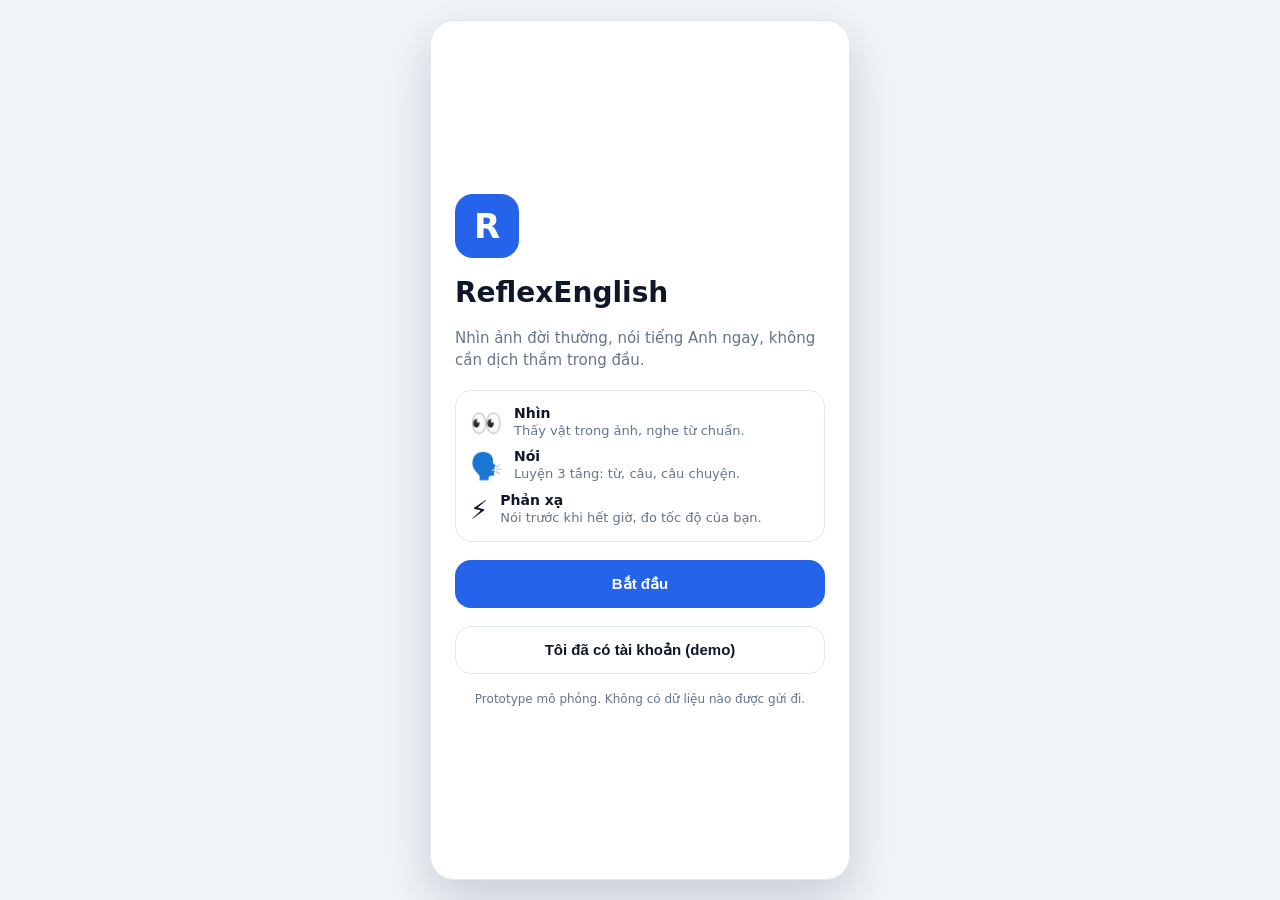
<file: docs/reflex_app.html>
<!DOCTYPE html>
<html lang="vi">
<head>
<meta charset="UTF-8" />
<meta name="viewport" content="width=device-width, initial-scale=1.0" />
<title>ReflexEnglish - Prototype đầy đủ v1.1</title>
<style>
  :root{--blue:#2563eb;--blue-d:#1d4ed8;--blue-l:#eff6ff;--ink:#0f172a;--mut:#64748b;--line:#e2e8f0;--bg:#f1f5f9;--ok:#059669;--warn:#d97706;--bad:#e11d48}
  *{box-sizing:border-box;margin:0;padding:0}
  body{font-family:system-ui,-apple-system,"Segoe UI",Roboto,Arial,sans-serif;background:var(--bg);color:var(--ink);min-height:100vh;display:flex;align-items:center;justify-content:center}
  .app{width:100%;max-width:420px;height:100vh;background:#fff;display:flex;flex-direction:column;overflow:hidden;position:relative}
  @media(min-width:640px){.app{height:860px;border-radius:24px;box-shadow:0 20px 50px rgba(15,23,42,.18);border:1px solid var(--line)}}
  #screen{flex:1;display:flex;flex-direction:column;min-height:0}
  header.h{display:flex;align-items:center;gap:6px;padding:8px 10px;border-bottom:1px solid var(--line);flex-shrink:0;min-height:56px}
  header.h .t{flex:1;font-size:17px;font-weight:800}
  .ib{background:none;border:0;color:var(--mut);font-size:20px;cursor:pointer;min-width:44px;min-height:44px;display:flex;align-items:center;justify-content:center;border-radius:12px}
  .ib:hover{background:var(--bg)}
  .body{flex:1;overflow-y:auto;padding:14px;display:flex;flex-direction:column;gap:12px}
  nav#nav{display:flex;align-items:flex-end;justify-content:space-around;border-top:1px solid var(--line);padding:6px 4px 8px;flex-shrink:0;background:#fff}
  nav#nav button{background:none;border:0;display:flex;flex-direction:column;align-items:center;gap:2px;font-size:11px;color:var(--mut);min-width:56px;min-height:48px;cursor:pointer;font-weight:600}
  nav#nav button span.e{font-size:20px}
  nav#nav button.on{color:var(--blue)}
  nav#nav button.cam{background:var(--blue);color:#fff;border-radius:50%;width:56px;height:56px;min-width:56px;margin-top:-22px;box-shadow:0 6px 14px rgba(37,99,235,.4);justify-content:center}
  h1{font-size:22px} h2{font-size:15px} h3{font-size:13px;color:var(--mut);text-transform:uppercase;letter-spacing:.04em}
  .sub{font-size:13px;color:var(--mut);line-height:1.5}
  .btn{background:var(--blue);color:#fff;border:0;border-radius:16px;padding:14px;font-size:15px;font-weight:700;cursor:pointer;min-height:48px;width:100%;display:flex;align-items:center;justify-content:center;gap:8px;text-decoration:none}
  .btn:hover{background:var(--blue-d)} .btn.sec{background:#fff;color:var(--ink);border:1px solid var(--line)} .btn.sec:hover{background:var(--bg)}
  .btn.sm{padding:8px 12px;font-size:13px;min-height:44px;border-radius:12px;width:auto}
  .btn[disabled]{opacity:.45;cursor:not-allowed}
  .card{border:1px solid var(--line);border-radius:16px;padding:14px;display:flex;flex-direction:column;gap:8px;background:#fff}
  .row{display:flex;align-items:center;justify-content:space-between;gap:10px;font-size:14px}
  .chips{display:flex;gap:6px;overflow-x:auto;padding:2px 0;scrollbar-width:none}.chips::-webkit-scrollbar{display:none}
  .chip{white-space:nowrap;border:0;background:var(--bg);color:#475569;border-radius:99px;padding:0 14px;font-size:13px;font-weight:600;cursor:pointer;min-height:36px}
  .chip.on{background:var(--ink);color:#fff}
  input[type=text],input[type=email],select{width:100%;border:1px solid var(--line);border-radius:12px;padding:12px;font-size:15px;min-height:48px;background:#fff;color:var(--ink)}
  input:focus,select:focus{outline:2px solid #93c5fd;border-color:var(--blue)}
  label.f{display:flex;flex-direction:column;gap:6px;font-size:13px;font-weight:700}
  .opt{display:flex;gap:10px;align-items:flex-start;border:2px solid var(--line);border-radius:14px;padding:12px;cursor:pointer;min-height:56px}
  .opt:has(input:checked){border-color:var(--blue);background:var(--blue-l)}
  .opt input{margin-top:3px;accent-color:var(--blue);width:18px;height:18px;flex-shrink:0}
  .opt b{font-size:14px;display:block}.opt span{font-size:12px;color:var(--mut)}
  .grid2{display:grid;grid-template-columns:1fr 1fr;gap:10px}
  .tile{border:1px solid var(--line);border-radius:16px;overflow:hidden;display:flex;flex-direction:column;background:#fff;cursor:pointer;text-align:left;padding:0;font:inherit;color:inherit}
  .tile .ph{height:96px;background:linear-gradient(135deg,#475569,#0f172a);position:relative;display:flex;align-items:center;justify-content:center;font-size:34px}
  .tile .ph img{position:absolute;inset:0;width:100%;height:100%;object-fit:cover}
  .tile .ph .bd{position:absolute;top:6px;left:6px;background:rgba(0,0,0,.6);color:#fff;font-size:11px;padding:2px 8px;border-radius:8px;z-index:1}
  .tile .ph .st{position:absolute;top:6px;right:6px;font-size:10px;font-weight:700;color:#fff;padding:2px 7px;border-radius:99px;z-index:1}
  .tile .tx{padding:10px;display:flex;flex-direction:column;gap:4px}
  .tile .tx b{font-size:13px}.tile .tx small{font-size:11px;color:var(--mut)}
  .meter{height:6px;background:var(--line);border-radius:99px;overflow:hidden}.meter i{display:block;height:100%}
  .badge{display:inline-block;font-size:12px;font-weight:700;padding:3px 10px;border-radius:99px}
  .good{background:#d1fae5;color:#065f46}.slow{background:#fef3c7;color:#92400e}.miss{background:#ffe4e6;color:#9f1239}.info{background:var(--blue-l);color:var(--blue-d)}
  .scene{position:relative;width:100%;aspect-ratio:3/2;background:linear-gradient(135deg,#334155,#0f172a);border-radius:16px;overflow:hidden;touch-action:none;flex-shrink:0}
  .scene img{position:absolute;inset:0;width:100%;height:100%;display:block;pointer-events:none}
  .mk{position:absolute;width:44px;height:44px;transform:translate(-50%,-50%);display:flex;align-items:center;justify-content:center;border:0;background:none;cursor:pointer;padding:0}
  .mk i{width:22px;height:22px;border-radius:50%;background:#fff;border:3px solid var(--blue);box-shadow:0 0 0 0 rgba(37,99,235,.7);animation:pr 1.6s infinite;display:block}
  .mk.region i{width:84px;height:56px;border-radius:14px;background:rgba(255,255,255,.12);border:3px dashed #fff;animation:none}
  .mk .lb{position:absolute;left:34px;top:-6px;background:rgba(0,0,0,.75);color:#fff;font-size:12px;font-weight:700;padding:3px 8px;border-radius:8px;white-space:nowrap}
  .mk.drag{cursor:grab;touch-action:none}.mk.drag i{animation:none;border-color:var(--warn)}
  @keyframes pr{70%{box-shadow:0 0 0 14px rgba(37,99,235,0)}100%{box-shadow:0 0 0 0 rgba(37,99,235,0)}}
  .cap{position:absolute;left:8px;bottom:8px;background:rgba(0,0,0,.6);color:#fff;font-size:12px;padding:3px 8px;border-radius:8px;pointer-events:none}
  .seg{display:grid;grid-template-columns:repeat(3,1fr);gap:8px}
  .seg button{border:2px solid var(--line);background:#f8fafc;border-radius:14px;padding:8px 4px;cursor:pointer;font:inherit;display:flex;flex-direction:column;align-items:center;min-height:52px}
  .seg button b{font-size:13px}.seg button small{font-size:11px;color:var(--mut)}
  .seg button.on{border-color:var(--blue);background:var(--blue-l);color:var(--blue-d)}
  .seg button[disabled]{opacity:.5;cursor:not-allowed}
  .line{border:1px solid var(--line);border-radius:12px;padding:10px 12px;display:flex;gap:8px;align-items:center;justify-content:space-between;cursor:pointer;background:#fff;font:inherit;color:inherit;text-align:left;width:100%}
  .line.on{border-color:var(--blue);background:var(--blue-l)}
  .line .en{font-weight:700;font-size:14px}.line .ipa{font-size:12px;color:var(--mut)}
  .hidden{display:none!important}
  .timer{height:10px;background:var(--line);border-radius:99px;overflow:hidden}.timer i{display:block;height:100%;width:100%;transform-origin:left;background:var(--blue)}.timer.hid{visibility:hidden}
  .hint{font-family:ui-monospace,Consolas,monospace;font-size:22px;letter-spacing:4px;min-height:30px;text-align:center}
  .word{font-size:22px;font-weight:800}.ipa{color:var(--mut);font-size:14px}
  .stat{display:grid;grid-template-columns:1fr 1fr 1fr;gap:8px}.stat.two{grid-template-columns:1fr 1fr}
  .stat div{background:var(--bg);border-radius:14px;padding:10px 6px;text-align:center}.stat b{font-size:20px;display:block}.stat span{font-size:11px;color:var(--mut)}
  .hero{background:linear-gradient(135deg,#2563eb,#7c3aed);color:#fff;border-radius:20px;padding:18px;display:flex;flex-direction:column;gap:10px}
  .hero .sub{color:#dbeafe}
  .hero .btn{background:#fff;color:var(--blue-d)}
  .mic{min-height:48px;display:flex;align-items:center;justify-content:center;gap:10px;font-size:14px;color:var(--mut)}
  .dot{width:12px;height:12px;border-radius:50%;background:#cbd5e1}.dot.on{background:var(--bad);animation:bl .8s infinite alternate}@keyframes bl{to{opacity:.25}}
  .rec{background:var(--blue);color:#fff;border:0;border-radius:18px;padding:14px;font-size:14px;font-weight:700;min-height:56px;width:100%;cursor:pointer;user-select:none;-webkit-user-select:none;-webkit-touch-callout:none;touch-action:none}
  .rec.on{background:var(--bad)}
  .steps{display:grid;gap:8px;list-style:none}.steps li{display:flex;gap:10px;align-items:center;font-size:14px;color:var(--mut)}.steps li.done{color:var(--ink)}.steps li .c{width:22px;height:22px;border-radius:50%;border:2px solid var(--line);display:flex;align-items:center;justify-content:center;font-size:12px;flex-shrink:0}.steps li.done .c{background:var(--ok);border-color:var(--ok);color:#fff}
  .note{font-size:12px;color:var(--mut);text-align:center}
  .proto{background:#fef3c7;color:#92400e;font-size:11px;padding:6px 10px;border-radius:10px;text-align:center}
  .toast{position:absolute;left:50%;bottom:90px;transform:translateX(-50%);background:var(--ink);color:#fff;padding:10px 16px;border-radius:12px;font-size:13px;z-index:50;max-width:88%;text-align:center}
  .logo{width:64px;height:64px;border-radius:18px;background:var(--blue);color:#fff;font-size:34px;font-weight:900;display:flex;align-items:center;justify-content:center}
  .av{font-size:30px;width:56px;height:56px;border:2px solid var(--line);border-radius:50%;background:#fff;cursor:pointer;display:flex;align-items:center;justify-content:center}
  .av.on{border-color:var(--blue);background:var(--blue-l)}
  .err{color:var(--bad);font-size:12px;font-weight:600}
  .sw{position:relative;width:48px;height:28px;flex-shrink:0}.sw input{appearance:none;width:48px;height:28px;border-radius:99px;background:#cbd5e1;cursor:pointer;transition:.2s;outline-offset:2px}.sw input:checked{background:var(--blue)}.sw input::after{content:"";position:absolute;top:3px;left:3px;width:22px;height:22px;border-radius:50%;background:#fff;transition:.2s}.sw input:checked::after{left:23px}
  .bars{display:flex;align-items:flex-end;gap:6px;height:64px}.bars i{flex:1;background:var(--blue);border-radius:6px 6px 0 0;min-height:4px;opacity:.85}
  :focus-visible{outline:3px solid #93c5fd;outline-offset:2px}
</style>
</head>
<body>
<div class="app">
  <div id="screen"></div>
  <nav id="nav" class="hidden" aria-label="Điều hướng chính"></nav>
</div>

<script>
/* =====================================================================
   ReflexEnglish – prototype đầy đủ v1.1 (mô phỏng, không có backend)
   Màn hình: welcome → signup → home → explore → add → processing → review
             → practice → reflex → library → profile
   ===================================================================== */
const $ = (id)=>document.getElementById(id);
function el(tag, props={}, ...kids){
  const e=document.createElement(tag);
  for(const [k,v] of Object.entries(props)){
    if(v===false||v==null) continue;
    if(k==='class') e.className=v;
    else if(k.startsWith('on')) e.addEventListener(k.slice(2),v);
    else if(k==='value') e.value=v;
    else if(k==='checked') e.checked=!!v;
    else e.setAttribute(k,v===true?'':v);
  }
  for(const k of kids.flat()){ if(k==null||k===false) continue; e.append(k.nodeType?k:document.createTextNode(String(k))); }
  return e;
}
const U=(id)=>`https://images.unsplash.com/${id}?auto=format&fit=crop&w=800&q=80`;
const L=(word,ipa,vi,ok,x,y)=>({word,ipa,vi,ok:[word,...ok],x,y});
const D=(en,vi)=>({en,vi});

/* ---------- Dữ liệu mẫu (thật: đọc từ DB, 0 lần gọi AI) ---------- */
const CARDS=[
 {id:'c1',title:'Cà phê vỉa hè',topic:'Cà phê',icon:'☕',img:U('photo-1501339847302-ac426a4a7cbb'),mem:40,mine:true,vis:'private',
  labels:[L('coffee cup','/ˈkɒf.i kʌp/','tách cà phê',['cup','mug','coffee'],.38,.64),L('motorcycle','/ˈmoʊ.tərˌsaɪ.kəl/','xe máy',['motorbike','bike','scooter'],.58,.38),L('pedestrian','/pəˈdes.tri.ən/','người đi bộ',['person','man','woman'],.78,.56)],
  desc:[D('A man is sitting at a sidewalk cafe, drinking coffee.','Một người đàn ông ngồi ở quán cà phê vỉa hè, uống cà phê.'),D('Motorcycles are parked on the street.','Nhiều xe máy đỗ trên đường.')],
  story:D('This is a busy morning in Vietnam. People grab breakfast before work and enjoy hot coffee on the pavement.','Một buổi sáng bận rộn ở Việt Nam. Mọi người ăn sáng trước giờ làm và uống cà phê nóng ngoài vỉa hè.')},
 {id:'c2',title:'Góc làm việc tại nhà',topic:'Bàn làm việc',icon:'💻',img:U('photo-1518455027359-f3f8164ba6bd'),mem:92,mine:true,vis:'private',
  labels:[L('laptop','/ˈlæp.tɒp/','máy tính xách tay',['computer'],.4,.55),L('mouse','/maʊs/','chuột máy tính',[],.62,.68),L('monitor','/ˈmɒn.ɪ.tər/','màn hình',['screen'],.5,.3)],
  desc:[D('A laptop is open on the desk.','Một máy tính xách tay đang mở trên bàn.'),D('The mouse is next to the keyboard.','Con chuột nằm cạnh bàn phím.')],
  story:D('This is my study corner. I do my homework here every evening.','Đây là góc học tập của tôi. Tối nào tôi cũng làm bài tập ở đây.')},
 {id:'c3',title:'Bữa cơm tối gia đình',topic:'Nhà bếp',icon:'🍳',img:U('photo-1547496502-affa22d38842'),mem:65,mine:true,vis:'private',
  labels:[L('bowl','/boʊl/','cái bát',[],.35,.6),L('chopsticks','/ˈtʃɒp.stɪks/','đôi đũa',['chopstick'],.6,.45),L('plate','/pleɪt/','cái đĩa',['dish'],.5,.75)],
  desc:[D('There is a bowl of soup on the table.','Có một bát canh trên bàn.'),D('We eat dinner together.','Chúng tôi ăn tối cùng nhau.')],
  story:D('Dinner is the best time of the day. My family sits together and talks.','Bữa tối là lúc vui nhất trong ngày. Cả nhà ngồi bên nhau và trò chuyện.')},
 {id:'c4',title:'Bãi giữ xe máy',topic:'Đường phố',icon:'🛵',img:U('photo-1558981806-ec527fa84c39'),mem:30,mine:true,vis:'private',
  labels:[L('helmet','/ˈhel.mɪt/','mũ bảo hiểm',[],.3,.5),L('key','/kiː/','chìa khóa',[],.65,.62),L('parking lot','/ˈpɑː.kɪŋ lɒt/','bãi đỗ xe',['parking'],.5,.35)],
  desc:[D('Many motorbikes are in the parking lot.','Nhiều xe máy đang ở trong bãi đỗ.'),D('He puts on his helmet.','Cậu ấy đội mũ bảo hiểm.')],
  story:D('After school, I take my bike from the parking lot. I always wear my helmet.','Tan học, tôi lấy xe ở bãi giữ xe. Tôi luôn đội mũ bảo hiểm.')},
 {id:'e1',title:'Ly cà phê buổi sáng',topic:'Cà phê',icon:'☕',img:U('photo-1495474472287-4d71bcdd2085'),mem:0,mine:false,saved:false,by:'Hệ thống',
  labels:[L('cup','/kʌp/','cái tách',['mug'],.45,.55),L('saucer','/ˈsɔː.sər/','cái đĩa lót',['plate'],.5,.75),L('spoon','/spuːn/','cái thìa',[],.65,.7)],
  desc:[D('A cup of coffee is on the table.','Một tách cà phê ở trên bàn.'),D('The spoon is on the saucer.','Cái thìa nằm trên đĩa lót.')],story:D('I drink coffee every morning. It helps me wake up.','Sáng nào tôi cũng uống cà phê. Nó giúp tôi tỉnh táo.')},
 {id:'e2',title:'Quán ăn đông khách',topic:'Nhà bếp',icon:'🍜',img:U('photo-1555396273-367ea4eb4db5'),mem:0,mine:false,saved:false,by:'Hệ thống',
  labels:[L('table','/ˈteɪ.bəl/','cái bàn',[],.5,.7),L('chair','/tʃer/','cái ghế',[],.25,.6),L('menu','/ˈmen.juː/','thực đơn',[],.7,.5)],
  desc:[D('People are eating at the tables.','Mọi người đang ăn ở các bàn.'),D('A waiter is holding a menu.','Một nhân viên đang cầm thực đơn.')],story:D('The restaurant is full tonight. Everyone looks happy.','Nhà hàng tối nay rất đông. Ai cũng vui vẻ.')},
 {id:'e3',title:'Bàn học gọn gàng',topic:'Bàn làm việc',icon:'📚',img:U('photo-1519389950473-47ba0277781c'),mem:0,mine:false,saved:false,by:'Hệ thống',
  labels:[L('notebook','/ˈnoʊt.bʊk/','quyển vở',['book'],.4,.6),L('pen','/pen/','cái bút',['pencil'],.6,.65),L('lamp','/læmp/','đèn bàn',['light'],.75,.3)],
  desc:[D('A notebook is open on the desk.','Một quyển vở mở trên bàn.'),D('The lamp is turned on.','Đèn bàn đang bật.')],story:D('I study at night. A good desk makes me focus.','Tôi học vào buổi tối. Bàn học gọn giúp tôi tập trung.')},
];
const TOPICS=['Tất cả','Cà phê','Đường phố','Nhà bếp','Bàn làm việc'];
CARDS.forEach(c=>{c.prog={1:0,2:0,3:0}; if(c.mine&&c.mem>=60){c.prog={1:80,2:75,3:0}}});

/* ---------- Trạng thái ---------- */
const S={user:null,route:{name:'welcome',p:{}},libTab:'mine',libTopic:'Tất cả',libQ:'',expTopic:'Tất cả',expQ:'',
  hideTimer:false,streak:3,doneToday:1,goal:3,week:[5.2,4.6,4.1,3.8,3.9,3.2,0],aiCalls:0,draft:null,
  mic:null,vad:0,rec:null,timeouts:[],raf:0,hasMic:false};
const FRAME=$('screen'),NAV=$('nav');
const R={};
function go(name,p={}){ cleanup(); S.route={name,p}; render(); }
function render(){
  const r=R[S.route.name](S.route.p);
  FRAME.replaceChildren(...[r.header,r.body].filter(Boolean));
  if(r.nav){ NAV.classList.remove('hidden'); drawNav(r.nav); } else NAV.classList.add('hidden');
}
function cleanup(){ RX.tok++; AP.tok++; S.timeouts.forEach(clearTimeout); S.timeouts=[]; cancelAnimationFrame(S.raf); stopListening(); try{speechSynthesis.cancel();}catch(e){} if(curAudio) curAudio.pause(); }
function later(fn,ms){ const id=setTimeout(fn,ms); S.timeouts.push(id); return id; }
function toast(t){ const o=el('div',{class:'toast',role:'status'},t); document.querySelector('.app').append(o); setTimeout(()=>o.remove(),2200); }
/* ---------- Âm thanh mẫu: giọng nam trẻ neural của Microsoft (en-US-BrianNeural, cao độ +20Hz) ----------
   File mp3 được sinh sẵn bằng tools/gen_audio.py (thật: sinh 1 lần lúc xử lý ảnh, lưu audio_assets).
   Tên file = slug + djb2(text), khớp với tools/gen_audio.py. Không có file thì dùng giọng trình duyệt. */
function audioName(t){ let h=5381; for(let i=0;i<t.length;i++) h=(Math.imul(h,33)+t.charCodeAt(i))>>>0;
  return t.toLowerCase().replace(/[^a-z0-9]+/g,'-').replace(/^-+|-+$/g,'').slice(0,40)+'-'+h.toString(16)+'.mp3'; }
let curAudio=null;
function pickVoice(){ try{ const vs=speechSynthesis.getVoices().filter(v=>/^en[-_]/i.test(v.lang)); const f=/brian|andrew|guy|ryan|eric|christopher|roger|mark|david|daniel|alex|male/i;
  return vs.find(v=>/microsoft/i.test(v.name)&&/natural|online/i.test(v.name)&&f.test(v.name))||vs.find(v=>f.test(v.name))||vs.find(v=>v.lang==='en-US')||null; }catch(e){ return null; } }
function speakFallback(t,done){ try{ speechSynthesis.cancel(); const u=new SpeechSynthesisUtterance(t); u.lang='en-US'; u.rate=.9; const v=pickVoice(); if(v) u.voice=v; u.onend=u.onerror=()=>done&&done(); speechSynthesis.speak(u);}catch(e){ done&&done(); } }
/* speak() trả về Promise, resolve khi đọc xong (hoặc bị ngắt/lỗi) để chế độ tự động nối bước tiếp theo */
function speak(t){
  return new Promise(res=>{
    try{ speechSynthesis.cancel(); }catch(e){}
    if(curAudio){ curAudio.pause(); curAudio=null; }
    const a=new Audio('audio/'+audioName(t)); curAudio=a; let fin=false; const done=()=>{ if(!fin){ fin=true; res(); } };
    a.addEventListener('ended',done); a.addEventListener('pause',done);
    a.addEventListener('error',()=>{ if(curAudio===a) speakFallback(t,done); else done(); },{once:true});
    a.play().catch(()=>{ if(curAudio===a&&a.error) speakFallback(t,done); else done(); });
    setTimeout(done,20000);
  });
}
/* tiếng "bíp" báo đến lượt nói (chế độ rảnh tay không cần nhìn màn hình) */
function unlockAudio(){ try{ S.actx=S.actx||new (window.AudioContext||window.webkitAudioContext)(); if(S.actx.state==='suspended') S.actx.resume(); }catch(e){} }
function beep(f=880,ms=130){ try{ unlockAudio(); const c=S.actx,o=c.createOscillator(),g=c.createGain(); o.frequency.value=f; g.gain.value=.08; o.connect(g); g.connect(c.destination); o.start(); o.stop(c.currentTime+ms/1000); }catch(e){} }
function hdr(title,{back,right}={}){
  return el('header',{class:'h'}, back?el('button',{class:'ib','aria-label':'Quay lại',onclick:()=>go(back[0],back[1]||{})},'←'):null, el('div',{class:'t'},title), right||null);
}
function drawNav(active){
  const items=[['home','🏠','Trang chủ'],['explore','🧭','Khám phá'],['add','📷','Thêm ảnh'],['library','📚','Thư viện'],['profile','👤','Hồ sơ']];
  NAV.replaceChildren(...items.map(([k,e,t])=>el('button',{class:(k==='add'?'cam ':'')+(k===active?'on':''),'aria-label':t,'aria-current':k===active?'page':null,onclick:()=>go(k)}, el('span',{class:'e'},e), k==='add'?null:t)));
}
function memColor(m){ return m>=85?'var(--ok)':m>=60?'var(--warn)':'var(--bad)'; }
function memLabel(m){ return m>=85?['Đã thuộc','var(--ok)']:m>=60?['Đang học','var(--warn)']:['Cần ôn','var(--bad)']; }

/* ---------- Thành phần dùng chung: ảnh + marker (tọa độ khớp ảnh gốc) ---------- */
function scene(card,{markers=true,only=null,region=null,onMarker=null,drag=false,labels=true,src=null,onMove=null}={}){
  const img=el('img',{src:src||card.img,alt:'Ảnh '+card.title});
  const s=el('div',{class:'scene'},img,el('span',{class:'cap'},card.title));
  img.addEventListener('load',()=>{ s.style.aspectRatio=img.naturalWidth+'/'+img.naturalHeight; });
  img.addEventListener('error',()=>img.remove());
  if(markers) card.labels.forEach((lb,i)=>{
    if(only!=null && only!==i) return;
    const m=el('button',{class:'mk'+(drag?' drag':'')+(region?' region':''),style:`left:${lb.x*100}%;top:${lb.y*100}%`,'aria-label':drag?`Kéo để chỉnh vị trí ${lb.word}`:lb.word},el('i'),(labels&&!region)?el('span',{class:'lb'},lb.word):null);
    if(onMarker) m.addEventListener('click',()=>onMarker(lb,i));
    if(drag){
      m.addEventListener('pointerdown',(e)=>{ m.setPointerCapture(e.pointerId); m.dataset.d='1'; });
      m.addEventListener('pointermove',(e)=>{ if(!m.dataset.d) return; const r=s.getBoundingClientRect();
        lb.x=Math.min(1,Math.max(0,(e.clientX-r.left)/r.width)); lb.y=Math.min(1,Math.max(0,(e.clientY-r.top)/r.height));
        m.style.left=lb.x*100+'%'; m.style.top=lb.y*100+'%'; if(onMove) onMove(); });
      m.addEventListener('pointerup',()=>{ delete m.dataset.d; });
      m.addEventListener('pointercancel',()=>{ delete m.dataset.d; });
    }
    s.append(m);
  });
  return s;
}
function tile(c,{status=true,onclick}){
  const [lt,lc]=memLabel(c.mem);
  const ph=el('div',{class:'ph'},c.icon,el('img',{src:c.img,alt:'',loading:'lazy',onerror:(e)=>e.target.remove()}),el('span',{class:'bd'},c.topic));
  if(status&&c.mine) ph.append(el('span',{class:'st',style:`background:${lc}`},lt));
  const tx=el('div',{class:'tx'},el('b',{},c.title),el('small',{},c.labels.map(l=>l.word).join(', ')));
  if(c.mine){ tx.append(el('div',{class:'row',style:'font-size:11px;color:var(--mut)'},el('span',{},'Độ nhớ'),el('b',{style:`color:${memColor(c.mem)}`},c.mem+'%')),el('div',{class:'meter'},el('i',{style:`width:${c.mem}%;background:${memColor(c.mem)}`}))); }
  return el('button',{class:'tile',onclick},ph,tx);
}

/* =====================================================================
   1. WELCOME
   ===================================================================== */
R.welcome=()=>({body:el('div',{class:'body',style:'justify-content:center;gap:18px;padding:24px'},
  el('div',{class:'logo','aria-hidden':'true'},'R'),
  el('h1',{style:'font-size:28px'},'ReflexEnglish'),
  el('p',{class:'sub',style:'font-size:15px'},'Nhìn ảnh đời thường, nói tiếng Anh ngay, không cần dịch thầm trong đầu.'),
  el('div',{class:'card'},
    [['👀','Nhìn','Thấy vật trong ảnh, nghe từ chuẩn.'],['🗣️','Nói','Luyện 3 tầng: từ, câu, câu chuyện.'],['⚡','Phản xạ','Nói trước khi hết giờ, đo tốc độ của bạn.']]
      .map(([e,t,d])=>el('div',{class:'row',style:'justify-content:flex-start;gap:12px'},el('span',{style:'font-size:26px'},e),el('div',{},el('b',{},t),el('div',{class:'sub'},d))))),
  el('button',{class:'btn',onclick:()=>go('signup')},'Bắt đầu'),
  el('button',{class:'btn sec',onclick:()=>{ S.user=S.user||{name:'huy_nguyen',avatar:'🦊',level:'A2',year:2011,consent:true}; go('home'); }},'Tôi đã có tài khoản (demo)'),
  el('p',{class:'note'},'Prototype mô phỏng. Không có dữ liệu nào được gửi đi.'))});

/* =====================================================================
   2. SIGNUP (đồng ý phụ huynh nếu dưới 16 tuổi)
   ===================================================================== */
R.signup=()=>{
  let avatar='🦊',level='A2';
  const nick=el('input',{type:'text',id:'nick',maxlength:'20',placeholder:'ví dụ: huy_nguyen','aria-describedby':'nickerr'});
  const year=el('select',{id:'year'}, ...[...Array(11)].map((_,i)=>2016-i).map(y=>el('option',{value:y},y+' (tuổi '+(2026-y)+')')));
  year.value='2011';
  const mail=el('input',{type:'email',id:'pm',placeholder:'email phụ huynh'});
  const ok=el('input',{type:'checkbox',id:'okc'});
  const consent=el('div',{class:'card',style:'border-color:#fcd34d;background:#fffbeb'},
    el('h2',{},'Cần phụ huynh đồng ý'),
    el('p',{class:'sub'},'Bạn dưới 16 tuổi. Theo quy định bảo vệ dữ liệu cá nhân, cha mẹ/người giám hộ cần đồng ý trước khi bạn dùng ứng dụng. Chúng mình chỉ lưu biệt danh và ảnh bạn tự tải lên.'),
    el('label',{class:'f',for:'pm'},'Email phụ huynh',mail),
    el('label',{class:'opt',for:'okc'},ok,el('div',{},el('b',{},'Phụ huynh đã đồng ý'),el('span',{},'Prototype: không gửi email thật.'))));
  const err=el('div',{class:'err',id:'nickerr',role:'alert'});
  const update=()=>{ consent.classList.toggle('hidden',2026-(+year.value)>=16); };
  year.addEventListener('change',update); update();
  const avs=el('div',{class:'row',style:'justify-content:flex-start;flex-wrap:wrap;gap:8px','role':'radiogroup','aria-label':'Chọn avatar'});
  ['🦊','🐼','🐯','🐸','🦉','🐙'].forEach(a=>{ const b=el('button',{type:'button',class:'av'+(a===avatar?' on':''),'aria-label':'Avatar '+a,role:'radio','aria-checked':a===avatar?'true':'false',onclick:()=>{avatar=a;[...avs.children].forEach(x=>{x.classList.toggle('on',x===b);x.setAttribute('aria-checked',x===b?'true':'false');});}},a); avs.append(b); });
  const lv=el('div',{style:'display:grid;gap:8px'},...[['A1','A1 · Mới bắt đầu','Từ và câu rất cơ bản'],['A2','A2 · Cơ bản','Câu đơn, chủ đề quen thuộc'],['B1','B1 · Trung cấp','Kể chuyện ngắn, nói liên tục']].map(([k,t,d])=>{
    const i=el('input',{type:'radio',name:'lv',value:k,checked:k===level}); i.addEventListener('change',()=>level=k); return el('label',{class:'opt'},i,el('div',{},el('b',{},t),el('span',{},d))); }));
  const submit=()=>{
    const n=nick.value.trim(); err.textContent='';
    if(!/^[a-zA-Z0-9_]{3,20}$/.test(n)){ err.textContent='Biệt danh 3-20 ký tự, chỉ gồm chữ không dấu, số và dấu gạch dưới. Không dùng tên thật.'; nick.focus(); return; }
    const minor=2026-(+year.value)<16;
    if(minor&&(!/.+@.+\..+/.test(mail.value)||!ok.checked)){ err.textContent='Cần email phụ huynh và xác nhận đồng ý để tiếp tục.'; return; }
    S.user={name:n,avatar,level,year:+year.value,consent:minor?true:null}; toast('Chào '+n+'!'); go('home');
  };
  return {header:hdr('Tạo tài khoản',{back:['welcome']}),body:el('div',{class:'body'},
    el('p',{class:'sub'},'Dùng biệt danh, không dùng tên thật. Ảnh của bạn mặc định chỉ mình bạn xem được.'),
    el('label',{class:'f',for:'nick'},'Biệt danh',nick),err,
    el('div',{class:'f',style:'display:flex;flex-direction:column;gap:6px;font-size:13px;font-weight:700'},'Chọn avatar',avs),
    el('label',{class:'f',for:'year'},'Năm sinh',year),consent,
    el('div',{class:'f',style:'display:flex;flex-direction:column;gap:6px;font-size:13px;font-weight:700'},'Trình độ hiện tại',lv),
    el('button',{class:'btn',onclick:submit},'Vào học'))};
};

/* =====================================================================
   3. HOME
   ===================================================================== */
function dueItems(max=6){
  const out=[]; [...CARDS.filter(c=>c.mine)].sort((a,b)=>a.mem-b.mem).forEach(c=>{ c.labels.slice(0,2).forEach(l=>{ if(out.length<max) out.push({card:c,label:l,type:'word'}); }); });
  return out;
}
R.home=()=>{
  const u=S.user||(S.user={name:'huy_nguyen',avatar:'🦊',level:'A2'});
  const due=CARDS.filter(c=>c.mine&&c.mem<60);
  const max=Math.max(...S.week,1);
  return {nav:'home',header:null,body:el('div',{class:'body'},
    el('div',{class:'row'},el('div',{},el('h1',{style:'font-size:20px'},'Xin chào, '+u.name+' '+u.avatar),el('p',{class:'sub'},'Hôm nay luyện một chút nhé')),el('span',{class:'badge info'},'Trình độ '+u.level)),
    el('div',{class:'stat'},el('div',{},el('b',{},'🔥 '+S.streak),el('span',{},'Ngày liên tiếp')),el('div',{},el('b',{},S.doneToday+'/'+S.goal),el('span',{},'Phiên hôm nay')),el('div',{},el('b',{},S.week[S.week.indexOf(0)-1]?S.week[S.week.indexOf(0)-1]+'s':'—'),el('span',{},'Phản hồi TB'))),
    el('div',{class:'hero'},el('h2',{style:'font-size:17px'},'Phiên Reflex hôm nay'),el('p',{class:'sub'},'6 từ cần ôn từ '+due.length+' bài. Khoảng 3 phút. Chữ sẽ bị ẩn, hãy nói thật nhanh.'),
      el('button',{class:'btn',onclick:()=>go('reflexStart',{items:dueItems(6),source:'daily'})},'⚡ Bắt đầu phiên Reflex'),
      el('button',{class:'btn',style:'background:transparent;color:#fff;border:1px solid rgba(255,255,255,.7)',onclick:()=>startAuto(dueItems(6),'daily',2)},'▶ Tự động, không cần chạm')),
    el('div',{class:'card'},el('h2',{},'Thời gian phản hồi 7 ngày qua'),el('div',{class:'bars','aria-hidden':'true'},...S.week.map(v=>el('i',{style:`height:${v/max*100}%;opacity:${v?0.85:0.15}`}))),el('p',{class:'sub'},'Càng thấp càng tốt. Bạn đã nhanh hơn khoảng 38% so với đầu tuần.')),
    el('div',{class:'row'},el('h2',{},'Tiếp tục luyện'),el('button',{class:'btn sec sm',onclick:()=>go('library')},'Xem tất cả')),
    el('div',{class:'grid2'},...CARDS.filter(c=>c.mine).slice(0,2).map(c=>tile(c,{onclick:()=>go('practice',{id:c.id})}))),
    el('div',{class:'card',style:'flex-direction:row;align-items:center'},el('span',{style:'font-size:28px'},'📷'),el('div',{style:'flex:1'},el('b',{style:'font-size:14px'},'Chụp ảnh quanh bạn'),el('div',{class:'sub'},'AI gắn nhãn, bạn luyện nói ngay.')),el('button',{class:'btn sm',onclick:()=>go('add')},'Chụp')))};
};

/* =====================================================================
   4. EXPLORE (đọc từ kho dùng chung, 0 lần gọi AI)
   ===================================================================== */
R.explore=()=>{
  const q=el('input',{type:'text',placeholder:'Tìm theo đồ vật: coffee, helmet, desk...','aria-label':'Tìm theo từ vựng',value:S.expQ});
  const list=el('div',{class:'grid2'});
  const chips=el('div',{class:'chips'});
  const draw=()=>{
    chips.replaceChildren(...TOPICS.map(t=>el('button',{class:'chip'+(t===S.expTopic?' on':''),onclick:()=>{S.expTopic=t;draw();}},t)));
    const k=S.expQ.trim().toLowerCase();
    const items=CARDS.filter(c=>(c.mine?c.vis==='public':true)&&(S.expTopic==='Tất cả'||c.topic===S.expTopic)&&(!k||c.labels.some(l=>l.word.includes(k))||c.title.toLowerCase().includes(k)));
    list.replaceChildren(...(items.length?items.map(c=>tile(c,{status:false,onclick:()=>go('detail',{id:c.id})})):[el('p',{class:'sub',style:'grid-column:1/3;text-align:center;padding:20px'},'Chưa có ảnh nào khớp.')]));
  };
  q.addEventListener('input',()=>{S.expQ=q.value;draw();}); draw();
  return {nav:'explore',header:hdr('Khám phá'),body:el('div',{class:'body'},q,chips,
    el('p',{class:'note'},'Thẻ cộng đồng chỉ hiện sau khi được duyệt. Mở thẻ không tốn lượt gọi AI.'),list)};
};
R.detail=({id})=>{
  const c=CARDS.find(x=>x.id===id);
  return {header:hdr(c.title,{back:['explore']}),body:el('div',{class:'body'},scene(c,{markers:false}),
    el('div',{class:'row'},el('span',{class:'badge info'},c.topic),el('span',{class:'sub'},'Tạo bởi: '+(c.by||'Bạn'))),
    el('div',{class:'card'},el('h3',{},'Từ vựng trong ảnh'),...c.labels.map(l=>el('div',{class:'row'},el('span',{},el('b',{},l.word),' ',el('span',{class:'ipa'},l.ipa)),el('button',{class:'ib','aria-label':'Nghe '+l.word,onclick:()=>speak(l.word)},'🔊')))),
    el('button',{class:'btn',onclick:()=>{ if(!c.mine&&!CARDS.some(x=>x.mine&&x.src===c.id)){ const cp=JSON.parse(JSON.stringify(c)); cp.id='m'+Date.now(); cp.src=c.id; cp.mine=true; cp.vis='private'; cp.mem=0; cp.prog={1:0,2:0,3:0}; CARDS.push(cp); toast('Đã lưu vào Thư viện'); go('practice',{id:cp.id}); } else go('practice',{id:c.id}); }},'Lưu và luyện tập'),
    el('button',{class:'btn sec',onclick:()=>toast('Đã gửi báo cáo cho quản trị viên (mô phỏng)')},'⚑ Báo cáo nội dung sai/không phù hợp'))};
};

/* =====================================================================
   5. ADD PHOTO → PROCESSING (AI một lần) → REVIEW
   ===================================================================== */
R.add=()=>{
  const file=el('input',{type:'file',accept:'image/*',capture:'environment',class:'hidden',id:'file'});
  const reuse=el('input',{type:'checkbox',id:'reuse'});
  file.addEventListener('change',()=>{ const f=file.files[0]; if(f) go('processing',{src:URL.createObjectURL(f),reuse:reuse.checked,isFile:true}); });
  return {nav:'add',header:hdr('Thêm ảnh mới'),body:el('div',{class:'body'},
    el('p',{class:'sub'},'Chụp hoặc chọn một ảnh đời thường. Tránh chụp rõ mặt người, giấy tờ hoặc biển số.'),
    file,
    el('button',{class:'btn',onclick:()=>file.click()},'📷 Chụp / Chọn ảnh'),
    el('button',{class:'btn sec',onclick:()=>go('processing',{src:CARDS[0].img,reuse:reuse.checked,isFile:false})},'🖼️ Dùng ảnh mẫu'),
    el('div',{class:'card'},el('h2',{},'Mô phỏng "AI một lần"'),
      el('label',{class:'opt',for:'reuse'},reuse,el('div',{},el('b',{},'Ảnh này đã có người tải lên trước'),el('span',{},'Hệ thống nhận ra ảnh trùng (sha256) và dùng lại nội dung đã lưu: 0 lần gọi AI.')))),
    el('div',{class:'proto'},'AI trong prototype là mô phỏng. Với ảnh bạn chọn, nhãn là gợi ý mẫu để bạn thử kéo chỉnh ở bước xem lại.'))};
};
R.processing=({src,reuse,isFile})=>{
  const steps=['Làm sạch ảnh, xóa vị trí/EXIF','Tính mã ảnh (sha256) và tra trong kho dùng chung',reuse?'Đã có! Dùng lại nội dung đã lưu':'Gọi AI 1 lần: nhận diện, câu mô tả, dịch, kiểm tra an toàn','Tạo âm thanh (dùng lại từ đã có sẵn)','Lưu vào kho dùng chung'];
  const ul=el('ul',{class:'steps'},...steps.map(t=>el('li',{},el('span',{class:'c'},''),t)));
  const done=el('div',{class:'hidden',style:'display:flex;flex-direction:column;gap:10px'});
  steps.forEach((_,i)=>later(()=>{ ul.children[i].classList.add('done'); ul.children[i].firstChild.textContent='✓';
    if(i===steps.length-1){
      if(!reuse) S.aiCalls++;
      const base=JSON.parse(JSON.stringify(CARDS[0]));
      const draft=isFile&&!reuse?{...base,id:'n'+Date.now(),title:'Ảnh mới của tôi',topic:'Khác',icon:'🖼️',img:src,labels:[L('table','/ˈteɪ.bəl/','cái bàn',[],.3,.6),L('window','/ˈwɪn.doʊ/','cửa sổ',[],.65,.35),L('chair','/tʃer/','cái ghế',[],.55,.75)],desc:[D('There is a table in the room.','Có một cái bàn trong phòng.'),D('Light comes through the window.','Ánh sáng chiếu qua cửa sổ.')],story:D('This is a quiet place at home.','Đây là một góc yên tĩnh ở nhà.')}:{...base,id:'n'+Date.now(),img:src};
      draft.mine=true; draft.vis='private'; draft.mem=0; draft.prog={1:0,2:0,3:0}; S.draft=draft;
      done.classList.remove('hidden');
      done.replaceChildren(el('div',{class:'stat two'},el('div',{},el('b',{},reuse?'0':'1'),el('span',{},'Lần gọi AI cho ảnh này')),el('div',{},el('b',{},String(S.aiCalls)),el('span',{},'Tổng lần gọi AI (phiên này)'))),
        el('p',{class:'sub',style:'text-align:center'},reuse?'Người khác đã tải ảnh này, nên bạn nhận kết quả ngay và không tốn AI.':'Kết quả đã lưu. Từ giờ ai mở ảnh này cũng đọc từ kho, không gọi AI nữa.'),
        el('button',{class:'btn',onclick:()=>go('review')},'Xem lại kết quả'));
    }},500*(i+1)));
  return {header:hdr('Đang xử lý ảnh'),body:el('div',{class:'body'},el('div',{class:'scene'},el('img',{src,alt:'Ảnh đang xử lý',onerror:(e)=>e.target.remove()})),ul,done)};
};
R.review=()=>{
  const c=S.draft; if(!c) return R.add();
  const sc=el('div'); const list=el('div',{style:'display:grid;gap:8px'});
  let vis='private';
  const drawScene=()=>{ sc.replaceChildren(scene(c,{drag:true,src:c.img})); };
  const drawList=()=>{ list.replaceChildren(...c.labels.map((lb,i)=>{
    const inp=el('input',{type:'text',value:lb.word,'aria-label':'Tên nhãn '+(i+1)}); inp.addEventListener('input',()=>{lb.word=inp.value;lb.ok=[inp.value,...lb.ok.slice(1)]; sc.querySelectorAll('.lb')[i]&&(sc.querySelectorAll('.lb')[i].textContent=inp.value);});
    return el('div',{class:'row'},inp,el('button',{class:'ib','aria-label':'Xóa nhãn '+lb.word,onclick:()=>{c.labels.splice(i,1);drawScene();drawList();}},'🗑'));
  })); };
  drawScene(); drawList();
  const title=el('input',{type:'text',id:'ttl',value:c.title,maxlength:'80'});
  const visOpts=el('div',{style:'display:grid;gap:8px'},...[['private','Riêng tư (mặc định)','Chỉ mình bạn thấy.'],['class','Chia sẻ trong lớp','Cần duyệt nhanh trước khi hiện.'],['public','Công khai','Chỉ khi ảnh đạt kiểm tra an toàn.']].map(([k,t,d])=>{
    const i=el('input',{type:'radio',name:'vis',value:k,checked:k===vis}); i.addEventListener('change',()=>vis=k); return el('label',{class:'opt'},i,el('div',{},el('b',{},t),el('span',{},d))); }));
  return {header:hdr('Xem lại kết quả AI',{back:['add']}),body:el('div',{class:'body'},
    el('p',{class:'sub'},'AI có thể sai. Kéo chấm cam đến đúng vật, sửa hoặc xóa nhãn chưa đúng trước khi lưu.'),sc,
    el('h3',{},'Nhãn'),list,
    el('label',{class:'f',for:'ttl'},'Tiêu đề',title),
    el('div',{class:'card'},el('h3',{},'Kiểm tra an toàn (từ cùng lần gọi AI)'),...['Không thấy khuôn mặt rõ','Không có thông tin cá nhân (biển số, giấy tờ)','Phù hợp với học sinh'].map(t=>el('div',{class:'row',style:'justify-content:flex-start'},el('span',{class:'badge good'},'✓'),t))),
    el('h3',{},'Ai được xem?'),visOpts,
    el('button',{class:'btn',onclick:()=>{ if(!c.labels.length){toast('Cần ít nhất 1 nhãn');return;} c.title=title.value.trim()||'Ảnh của tôi'; c.vis=vis; CARDS.push(c); S.draft=null; toast(vis==='private'?'Đã lưu (riêng tư)':'Đã lưu, đang chờ duyệt để chia sẻ'); go('practice',{id:c.id}); }},'Lưu và luyện tập'))};
};

/* =====================================================================
   6. PRACTICE (3 tầng + shadowing; mở khóa tuần tự)
   ===================================================================== */
const SR=window.SpeechRecognition||window.webkitSpeechRecognition;
function norm(s){ return s.toLowerCase().replace(/[^a-z\s]/g,' ').replace(/\s+/g,' ').trim(); }
function accuracyOf(item,text){ const t=norm(text); if(!t) return null;
  if(item.type==='word') return item.ok.some(a=>t.includes(norm(a)))?100:0;
  const tg=norm(item.word).split(' ').filter(w=>w.length>2),have=new Set(t.split(' ')); return Math.round(tg.filter(w=>have.has(w)).length/tg.length*100); }
R.practice=({id,level=1,target=null,showVi={}})=>{
  const c=CARDS.find(x=>x.id===id);
  const unlocked={1:true,2:c.prog[1]>=70,3:c.prog[2]>=70};
  if(!unlocked[level]) level=1;
  const items={1:c.labels.map(l=>({text:l.word,ipa:l.ipa,vi:l.vi})),2:c.desc.map(d=>({text:d.en,vi:d.vi})),3:[{text:c.story.en,vi:c.story.vi}]}[level];
  let tgt=target&&items.find(i=>i.text===target)?target:items[0].text;
  const fb=el('div',{class:'card',style:'background:linear-gradient(135deg,#ecfdf5,#eff6ff)'},el('b',{style:'font-size:13px'},'Nhận xét'),el('p',{class:'sub',id:'fbt'},'Giữ nút bên dưới và nói theo câu đã chọn.'));
  const seg=el('div',{class:'seg',role:'tablist'},...[[1,'Gọi tên','Level 1'],[2,'Mô tả','Level 2'],[3,'Kể chuyện','Level 3']].map(([k,t,s])=>
    el('button',{class:k===level?'on':'',disabled:!unlocked[k],role:'tab','aria-selected':k===level?'true':'false',onclick:()=>go('practice',{id,level:k}),title:unlocked[k]?'':'Đạt 70% ở cấp trước để mở khóa'},el('b',{},(unlocked[k]?'':'🔒 ')+t),el('small',{},s+' · '+c.prog[k]+'%'))));
  const lineEls=[];
  const lines=el('div',{style:'display:grid;gap:8px'},...items.map(it=>{
    const vi=el('div',{class:'sub hidden'},it.vi);
    const b=el('div',{class:'line'+(it.text===tgt?' on':''),role:'button',tabindex:'0',onclick:()=>{ go('practice',{id,level,target:it.text}); speak(it.text); }},
      el('div',{style:'flex:1'},el('div',{class:'en'},it.text),it.ipa?el('div',{class:'ipa'},it.ipa):null,vi,
        el('button',{class:'ib',style:'min-height:44px;font-size:12px;justify-content:flex-start;padding:0;color:var(--blue)',onclick:(e)=>{e.stopPropagation();vi.classList.toggle('hidden');e.currentTarget.textContent=vi.classList.contains('hidden')?'Xem nghĩa':'Ẩn nghĩa';}},'Xem nghĩa')),
      el('button',{class:'ib','aria-label':'Nghe mẫu',onclick:(e)=>{e.stopPropagation();speak(it.text);}},'🔊'));
    b.addEventListener('keydown',(e)=>{ if(e.key==='Enter'||e.key===' '){e.preventDefault();b.click();} }); lineEls.push(b); return b; }));
  /* Tự động nghe & nói theo: đọc mẫu → bíp → mở micro cửa sổ vài giây → nhận xét → câu kế. Không cần chạm giữa chừng. */
  const AUTO_TXT='▶ Tự động nghe & nói theo';
  const autoBtn=el('button',{class:'btn sec'},AUTO_TXT); let running=false;
  const listenFor=(ms,tok)=>new Promise(res=>{ startListening(()=>{ RX.onset=1; }); setTimeout(()=>{ const out={spoke:RX.onset!==null,text:RX.transcript}; if(tok===AP.tok) stopListening(); res(out); },ms); });
  autoBtn.addEventListener('click',async()=>{
    if(running){ AP.tok++; running=false; stopListening(); try{speechSynthesis.cancel();}catch(e){} if(curAudio) curAudio.pause(); autoBtn.textContent=AUTO_TXT; return; }
    running=true; autoBtn.textContent='⏹ Dừng tự động'; S.hasMic=await initMic(); unlockAudio(); const tok=++AP.tok; const say=(t)=>{ const n=document.getElementById('fbt'); if(n) n.textContent=t; }; const scores=[];
    for(let i=0;i<items.length;i++){
      if(tok!==AP.tok) return;
      lineEls.forEach((l,j)=>l.classList.toggle('on',j===i)); lineEls[i].scrollIntoView({block:'nearest',behavior:'smooth'});
      say(`(${i+1}/${items.length}) Nghe mẫu…`); await speak(items[i].text); if(tok!==AP.tok) return;
      beep(); const words=items[i].text.split(' ').length; const win=Math.max(2600,words*650+1200);
      if(!S.hasMic){ say(`(${i+1}/${items.length}) Đến lượt bạn: nói to theo mẫu (máy này không có micro nên không chấm).`); await new Promise(r=>setTimeout(r,win)); }
      else{
        say(`(${i+1}/${items.length}) Đến lượt bạn, nói theo…`); const h=await listenFor(win,tok); if(tok!==AP.tok) return;
        const a=accuracyOf({type:level===1?'word':'sentence',word:items[i].text,ok:[items[i].text]},h.text);
        if(a==null){ say(h.spoke?`(${i+1}/${items.length}) Mình nghe thấy bạn nói rồi. Máy này chưa chấm được nội dung.`:`(${i+1}/${items.length}) Mình chưa nghe thấy bạn nói. Lần sau nói to hơn nhé.`); }
        else { scores.push(a); say(`(${i+1}/${items.length}) Chính xác ${a}. ${a>=80?'Tốt lắm!':'Nghe lại mẫu ở lượt sau nhé.'}`); }
      }
      await new Promise(r=>setTimeout(r,900));
    }
    if(tok!==AP.tok) return;
    running=false; autoBtn.textContent=AUTO_TXT; lineEls.forEach(l=>l.classList.remove('on'));
    if(scores.length){ const avg=Math.round(scores.reduce((x,y)=>x+y,0)/scores.length); c.prog[level]=Math.max(c.prog[level],avg); toast(`Xong vòng tự động. Chính xác TB ${avg}%`); if(c.prog[level]>=70&&level<3&&!unlocked[level+1]) toast('Đã mở khóa Level '+(level+1)+'!'); go('practice',{id,level}); }
    else { toast('Xong vòng tự động'); say('Xong rồi! Bạn có thể chạy lại hoặc luyện thủ công.'); }
  });
  /* ghi âm: Pointer Events, chặn menu ngữ cảnh khi nhấn giữ */
  const rec=el('button',{class:'rec'},'🎤 Giữ để nói');
  rec.addEventListener('contextmenu',e=>e.preventDefault());
  let recObj=null,t0=0,transcript='';
  const start=async(e)=>{ e.preventDefault(); rec.setPointerCapture&&e.pointerId!=null&&rec.setPointerCapture(e.pointerId); rec.classList.add('on'); rec.textContent='● Đang nghe... thả để chấm'; t0=performance.now(); transcript='';
    if(SR){ try{ recObj=new SR(); recObj.lang='en-US'; recObj.interimResults=true; recObj.onresult=(ev)=>{transcript=[...ev.results].map(r=>r[0].transcript).join(' ');}; recObj.start(); }catch(_){recObj=null;} } };
  const stop=()=>{ if(!rec.classList.contains('on')) return; rec.classList.remove('on'); rec.textContent='🎤 Giữ để nói'; const dur=performance.now()-t0; if(recObj){try{recObj.stop();}catch(_){}}
    setTimeout(()=>{ let acc,sim=false; const a=accuracyOf({type:level===1?'word':'sentence',word:tgt,ok:[tgt]},transcript);
      if(dur<500){ document.getElementById('fbt').textContent='Mình chưa nghe thấy gì. Giữ nút lâu hơn và nói nhé.'; return; }
      if(a==null){ acc=70+Math.floor(Math.random()*26); sim=true; } else acc=a;
      const pron=Math.max(40,Math.min(100,acc-Math.floor(Math.random()*10)));
      c.prog[level]=Math.max(c.prog[level],Math.round((acc+pron)/2));
      document.getElementById('fbt').textContent=`Chính xác ${acc} · Phát âm ${pron}${sim?' (mô phỏng: máy này chưa có nhận dạng giọng nói)':''}. ${acc>=80?'Tốt lắm!':'Nghe mẫu rồi thử lại nhé.'}`;
      if(c.prog[level]>=70&&level<3&&!unlocked[level+1]) toast('Đã mở khóa Level '+(level+1)+'!');
    },recObj?700:0); };
  rec.addEventListener('pointerdown',start); rec.addEventListener('pointerup',stop); rec.addEventListener('pointercancel',stop); rec.addEventListener('pointerleave',stop);
  return {header:hdr(c.title,{back:['library']}),body:el('div',{class:'body'},
    scene(c,{onMarker:(lb)=>{speak(lb.word);}}),
    el('p',{class:'note'},'Chạm chấm tròn để nghe từ.'),
    seg,
    el('p',{class:'sub'},{1:'Gọi tên từng vật ngay khi nhìn thấy.',2:'Nói 1-2 câu đơn mô tả hành động.',3:'Kể lại 2-3 câu có ngữ cảnh.'}[level]),
    autoBtn,lines,rec,fb,
    el('button',{class:'btn sec',onclick:()=>go('reflexStart',{items:[...c.labels.map(l=>({card:c,label:l,type:'word'}))],source:'card'})},'⚡ Thử Reflex với bài này'))};
};

/* =====================================================================
   7. REFLEX MODE
   ===================================================================== */
const LEVELS={1:{name:'R1 · Có gợi ý',limit:6,hint:true,desc:'Hiện chữ cái đầu, 6 giây.'},2:{name:'R2 · Không gợi ý',limit:5,hint:false,desc:'Chỉ nhìn ảnh, 5 giây.'},3:{name:'R3 · Nhanh',limit:3,hint:false,desc:'Chỉ nhìn ảnh, 3 giây.'},4:{name:'R4 · Câu mô tả',limit:8,hint:false,desc:'Mô tả cả vùng được khoanh, 8 giây.'}};
const SETTLE={word:1800,sentence:4500};
const RX={level:2,queue:[],i:0,results:[],t0:0,onset:null,done:false,transcript:'',source:'card',auto:false,tok:0,pool:[]};
const AP={tok:0}; // token của vòng "Tự động nghe & nói theo" ở màn Luyện tập
function buildQueue(){
  let q=RX.pool.filter(x=>x.type==='word');
  if(RX.level===4){ q=[]; [...new Set(RX.pool.map(x=>x.card))].forEach(c=>c.desc.forEach((d,i)=>q.push({card:c,type:'sentence',text:d.en,vi:d.vi,x:c.labels[Math.min(i,c.labels.length-1)].x,y:c.labels[Math.min(i,c.labels.length-1)].y,ok:[d.en]}))); q=q.slice(0,4); }
  RX.queue=q.map(x=>x.type==='word'?{card:x.card,type:'word',text:x.label.word,ipa:x.label.ipa,vi:x.label.vi,ok:x.label.ok,x:x.label.x,y:x.label.y}:x); RX.i=0; RX.results=[];
}
/* Bắt đầu phiên tự động: một lần chạm duy nhất, sau đó mọi bước tự chạy */
async function startSession(pool,source){
  S.hasMic=await initMic(); unlockAudio();
  RX.source=source; RX.pool=pool; buildQueue(); go('reflexRound');
}
async function startAuto(pool,source,level){ RX.auto=true; if(level) RX.level=level; await startSession(pool,source); }
function stopAuto(){ RX.auto=false; go('reflexStart',{items:RX.pool,source:RX.source}); }
async function initMic(){ if(S.mic) return true; try{ const stream=await navigator.mediaDevices.getUserMedia({audio:{echoCancellation:true,noiseSuppression:true}}); const ctx=new (window.AudioContext||window.webkitAudioContext)(); const src=ctx.createMediaStreamSource(stream); const an=ctx.createAnalyser(); an.fftSize=1024; src.connect(an); S.mic={stream,ctx,an}; return true; }catch(e){ return false; } }
function startListening(cb){ RX.transcript=''; RX.onset=null;
  if(SR){ try{ const r=new SR(); r.lang='en-US'; r.interimResults=true; r.continuous=true; r.onresult=(ev)=>{RX.transcript=[...ev.results].map(x=>x[0].transcript).join(' ');}; r.onerror=()=>{}; r.start(); S.rec=r; }catch(e){S.rec=null;} }
  if(S.mic){ const buf=new Float32Array(S.mic.an.fftSize); let noise=.01,hot=0; const loop=()=>{ S.mic.an.getFloatTimeDomainData(buf); let s=0; for(const v of buf) s+=v*v; const rms=Math.sqrt(s/buf.length);
      if(rms>Math.max(.05,noise*4)) hot++; else {hot=0;noise=noise*.95+rms*.05;} if(hot>=2&&RX.onset===null){cb(performance.now());return;} S.vad=requestAnimationFrame(loop); }; S.vad=requestAnimationFrame(loop); } }
function stopListening(){ cancelAnimationFrame(S.vad); if(S.rec){try{S.rec.stop();}catch(e){} S.rec=null;} }
const speedOf=(ms,lim)=>{const lo=1000,hi=lim*1000; return ms<=lo?100:ms>=hi?0:Math.round((1-(ms-lo)/(hi-lo))*100);};

R.reflexStart=({items,source})=>{
  RX.source=source; RX.pool=items;
  const group=el('div',{style:'display:grid;gap:8px',role:'radiogroup','aria-label':'Chọn cấp độ'},...Object.entries(LEVELS).map(([k,v])=>{ const i=el('input',{type:'radio',name:'rl',value:k,checked:+k===RX.level}); i.addEventListener('change',()=>RX.level=+k); return el('label',{class:'opt'},i,el('div',{},el('b',{},v.name),el('span',{},v.desc))); }));
  const hide=el('input',{type:'checkbox',id:'hide',checked:S.hideTimer}); hide.addEventListener('change',()=>S.hideTimer=hide.checked);
  const auto=el('input',{type:'checkbox',id:'auto',checked:RX.auto}); auto.addEventListener('change',()=>RX.auto=auto.checked);
  return {header:hdr('Reflex Mode',{back:[source==='daily'?'home':'library']}),body:el('div',{class:'body'},
    el('p',{class:'sub'},'Nhìn vật được đánh dấu và nói tiếng Anh thật nhanh, trước khi hết giờ. Chữ bị ẩn. Sai cũng không sao: bạn sẽ thấy đáp án và từ đó được ôn lại.'),group,
    el('label',{class:'row',for:'hide'},el('span',{},'Ẩn đồng hồ (vẫn đo thời gian)'),el('span',{class:'sw'},hide)),
    el('label',{class:'row',for:'auto'},el('span',{},el('b',{},'Chạy tự động (rảnh tay)'),el('div',{class:'sub'},'Tự đếm ngược, tự nghe, tự chấm, tự chuyển vòng. Không cần chạm.')),el('span',{class:'sw'},auto)),
    el('button',{class:'btn',onclick:()=>startSession(RX.pool,RX.source)},'Bắt đầu ('+(RX.level===4?'4':RX.pool.length)+' vòng)'),
    el('p',{class:'note'},'Tự động cần micro. Không có micro thì vòng chạy ở chế độ nghe và nói theo, không chấm điểm. Chế độ thường: nếu không có micro, bạn bấm "Tôi bắt đầu nói".'))};
};
R.reflexRound=()=>{
  const it=RX.queue[RX.i],L_=LEVELS[RX.level]; RX.done=false; RX.onset=null;
  const mock={title:it.card.title,img:it.card.img,labels:[{word:it.text,x:it.x,y:it.y}]};
  const sc=scene(mock,{markers:false}); sc.append(el('div',{class:'mk'+(it.type==='sentence'?' region':''),style:`left:${it.x*100}%;top:${it.y*100}%`},el('i')));
  const fill=el('i'); const timer=el('div',{class:'timer'+(S.hideTimer?' hid':'')},fill);
  const auto=RX.auto;
  const hint=el('div',{class:'hint','aria-live':'polite'},'');
  const qTxt=el('div',{style:'font-size:16px;font-weight:700'},auto?'Chuẩn bị…':(it.type==='sentence'?'Mô tả vùng được khoanh bằng một câu':'Đây là gì? Nói bằng tiếng Anh'));
  const micTxt=el('span',{},auto?'Chờ tiếng bíp rồi nói':'Đang nghe…'); const mic=el('div',{class:'mic'},el('span',{class:'dot'+(auto?'':' on')}),micTxt);
  const dot=mic.firstChild;
  if(!S.hasMic){ if(auto) mic.replaceChildren(el('span',{},'Không có micro: chỉ nghe và nói theo, không chấm điểm')); else mic.replaceChildren(el('button',{class:'btn sm',onclick:()=>onset(performance.now())},'Tôi bắt đầu nói')); }
  const prog=el('div',{class:'meter',style:'height:8px'},el('i',{style:`width:${RX.i/RX.queue.length*100}%;background:var(--blue)`}));
  const dur=L_.limit*1000;
  const tick=()=>{ const f=Math.max(0,1-(performance.now()-RX.t0)/dur); fill.style.transform=`scaleX(${f})`; fill.style.background=f<.34?'#e11d48':f<.67?'#d97706':'#2563eb'; if(f>0&&RX.onset===null) S.raf=requestAnimationFrame(tick); };
  const begin=()=>{ qTxt.textContent=it.type==='sentence'?'Mô tả vùng được khoanh bằng một câu':'Đây là gì? Nói bằng tiếng Anh';
    hint.textContent=L_.hint?it.text.split(' ').map(p=>p[0]+' '+'_ '.repeat(p.length-1).trim()).join('   '):'';
    if(S.hasMic){ micTxt.textContent='Đang nghe…'; dot.classList.add('on'); }
    if(auto) beep();
    RX.t0=performance.now(); S.raf=requestAnimationFrame(tick); startListening(onset); later(()=>{ if(RX.onset===null) finish(null); },dur); };
  if(auto) later(begin,1300); else begin();
  function onset(t){ if(RX.onset!==null||RX.done) return; RX.onset=Math.round(t-RX.t0); micTxt.textContent='Đã ghi nhận, nói tiếp đi…'; later(()=>finish(RX.onset),SETTLE[it.type]); }
  function finish(ms){ if(RX.done) return; RX.done=true; const text=RX.transcript; stopListening(); cancelAnimationFrame(S.raf);
    if(ms===null){ if(auto&&!S.hasMic) record({ms:null,acc:null,score:null,verdict:'skip'}); else record({ms:null,acc:0,score:0,verdict:'miss',timeout:true}); return go('reflexReveal'); }
    const acc=accuracyOf(it,text); if(acc===null){ if(auto) return concludeUnverified(ms); return go('reflexSelf',{ms}); } conclude(ms,acc); }
  return {header:hdr(`Vòng ${RX.i+1}/${RX.queue.length}`,{back:['reflexStart',{items:RX.pool,source:RX.source}],right:auto?el('button',{class:'ib','aria-label':'Dừng chế độ tự động',onclick:stopAuto},'⏸'):null}),body:el('div',{class:'body'},prog,sc,timer,
    el('div',{style:'text-align:center'},qTxt,hint),mic,auto?el('p',{class:'note'},'Chế độ tự động: không cần chạm. Bấm ⏸ để dừng.'):null)};
};
function concludeUnverified(ms){ const sp=speedOf(ms,LEVELS[RX.level].limit); record({ms,acc:null,score:sp,verdict:ms<=2000?'good':'slow',unverified:true}); go('reflexReveal'); }
function record(r){ RX.results.push({item:RX.queue[RX.i],...r}); }
function conclude(ms,acc){ const L_=LEVELS[RX.level]; const sp=speedOf(ms,L_.limit); const score=Math.round(acc*.6+sp*.4); const verdict=acc>=70?(ms<=2000?'good':'slow'):'miss'; record({ms,acc,score,verdict}); go('reflexReveal'); }
R.reflexSelf=({ms})=>{ const it=RX.queue[RX.i]; speak(it.text); return {header:hdr('Bạn nói đúng chưa?'),body:el('div',{class:'body'},
  el('div',{class:'card'},el('p',{class:'sub'},'Máy này chưa nhận dạng được giọng nói nên bạn tự chọn. Bản thật chấm tự động.'),el('div',{class:'word'},it.text),it.ipa?el('div',{class:'ipa'},it.ipa):null),
  el('button',{class:'btn',onclick:()=>conclude(ms,100)},'Tôi nói đúng'),el('button',{class:'btn sec',onclick:()=>conclude(ms,0)},'Tôi nói chưa đúng'))}; };
R.reflexReveal=()=>{
  const r=RX.results[RX.results.length-1],it=r.item;
  const lab={good:['Phản xạ tốt','good'],slow:['Đúng, nhưng hơi chậm','slow'],miss:[r.timeout?'Hết giờ, không sao cả':'Chưa đúng, thử lại sau nhé','miss'],skip:['Nghe đáp án rồi nói theo nhé','info']}[r.verdict];
  const vi=el('div',{class:'sub hidden'},it.vi); const last=RX.i+1>=RX.queue.length; const tok=RX.tok;
  const spoken=speak(it.text);
  if(RX.auto){ /* tự đọc đáp án xong thì tự sang vòng sau, không cần chạm */
    spoken.then(()=>later(()=>{ if(tok!==RX.tok||!RX.auto) return; if(last) go('reflexSummary'); else { RX.i++; go('reflexRound'); } },r.verdict==='skip'?2800:1500));
  }
  return {header:hdr('Đáp án',{right:RX.auto?el('button',{class:'ib','aria-label':'Dừng chế độ tự động',onclick:stopAuto},'⏸'):null}),body:el('div',{class:'body'},
    el('div',{class:'card'},el('span',{class:'badge '+lab[1],style:'align-self:flex-start'},lab[0]),el('div',{class:it.type==='word'?'word':'',style:it.type==='word'?'':'font-size:17px;font-weight:700'},it.text),it.ipa?el('div',{class:'ipa'},it.ipa):null,vi,
      el('div',{class:'row'},el('button',{class:'btn sec sm',onclick:()=>speak(it.text)},'🔊 Nghe mẫu'),el('button',{class:'btn sec sm',onclick:(e)=>{vi.classList.toggle('hidden');e.currentTarget.textContent=vi.classList.contains('hidden')?'Xem nghĩa':'Ẩn nghĩa';}},'Xem nghĩa'))),
    el('div',{class:'stat two'},el('div',{},el('b',{},r.ms==null?'—':(r.ms/1000).toFixed(1)+'s'),el('span',{},'Thời gian bắt đầu nói')),el('div',{},el('b',{},r.score==null?'—':String(r.score)),el('span',{},r.unverified?'Điểm tốc độ (chưa kiểm tra nội dung)':'Điểm phản xạ'))),
    RX.auto?el('p',{class:'note'},last?'Sắp hiện tổng kết…':'Tự động chuyển sang vòng tiếp theo…'):null,
    el('button',{class:RX.auto?'btn sec':'btn',onclick:()=>{ if(last) go('reflexSummary'); else {RX.i++; go('reflexRound');} }},last?'Xem tổng kết':'Vòng tiếp theo'))};
};
R.reflexSummary=()=>{
  const timed=RX.results.filter(r=>r.ms!=null); const avgMs=timed.length?Math.round(timed.reduce((a,r)=>a+r.ms,0)/timed.length):null;
  const scored=RX.results.filter(r=>r.score!=null); const skipped=RX.results.length-scored.length;
  const avg=scored.length?Math.round(scored.reduce((a,r)=>a+r.score,0)/scored.length):null; const weak=RX.results.filter(r=>r.verdict!=='good'&&r.verdict!=='skip');
  /* cập nhật độ nhớ của thẻ + streak (mô phỏng ghi attempts/review_state) */
  const by=new Map(); scored.forEach(r=>{ const a=by.get(r.item.card)||[]; a.push(r.score); by.set(r.item.card,a); });
  by.forEach((a,c)=>{ const m=a.reduce((x,y)=>x+y,0)/a.length; c.mem=Math.round(c.mem*.5+m*.5); });
  if(RX.source==='daily'){ S.doneToday=Math.min(S.goal,S.doneToday+1); }
  if(avgMs!=null){ const idx=S.week.indexOf(0); if(idx>0) S.week[idx-1]=+(avgMs/1000).toFixed(1); }
  return {header:hdr('Tổng kết phiên'),body:el('div',{class:'body'},
    el('div',{class:'stat two'},el('div',{},el('b',{},avgMs==null?'—':(avgMs/1000).toFixed(1)+'s'),el('span',{},'Phản hồi trung bình')),el('div',{},el('b',{},avg==null?'—':String(avg)),el('span',{},'Điểm phản xạ'))),
    skipped?el('p',{class:'note'},skipped+' vòng không chấm điểm vì không có micro.'):null,
    weak.length?el('div',{class:'card'},el('h2',{},'Sẽ đưa vào lịch ôn tập'),...weak.map(r=>el('div',{class:'row'},el('span',{},r.item.text),el('span',{class:'sub'},r.verdict==='slow'?'cần nhanh hơn':'cần ôn lại')))):(scored.length?el('div',{class:'card'},el('h2',{},'Tuyệt vời! Cả phiên đều phản xạ tốt.')):el('div',{class:'card'},el('h2',{},'Phiên nghe và nói theo'),el('p',{class:'sub'},'Chưa có điểm vì máy không có micro. Cho phép micro để được chấm tự động.'))),
    el('p',{class:'note'},'Bản thật: ghi vào bảng attempts và review_state (SM-2) cho từng từ.'),
    el('button',{class:'btn',onclick:()=>go('home')},'Về Trang chủ'),el('button',{class:'btn sec',onclick:()=>go('library')},'Xem Thư viện'))};
};

/* =====================================================================
   8. LIBRARY
   ===================================================================== */
R.library=()=>{
  const mine=CARDS.filter(c=>c.mine), saved=mine.filter(c=>c.src), need=mine.filter(c=>c.mem<60);
  const tabs=el('div',{class:'seg',role:'tablist'},...[['mine','Bài của tôi',mine.length],['saved','Đã lưu',saved.length],['due','Cần ôn lại',need.length]].map(([k,t,n])=>el('button',{class:k===S.libTab?'on':'',role:'tab','aria-selected':k===S.libTab?'true':'false',onclick:()=>{S.libTab=k;go('library');}},el('b',{},t),el('small',{},n+' bài'))));
  const q=el('input',{type:'text',placeholder:'Tìm theo đồ vật: coffee, helmet, desk...','aria-label':'Tìm theo từ vựng',value:S.libQ});
  const chips=el('div',{class:'chips'}); const grid=el('div',{class:'grid2'});
  const draw=()=>{ chips.replaceChildren(...TOPICS.map(t=>el('button',{class:'chip'+(t===S.libTopic?' on':''),onclick:()=>{S.libTopic=t;draw();}},t)));
    const k=S.libQ.trim().toLowerCase(); const base=S.libTab==='mine'?mine:S.libTab==='saved'?saved:need;
    const items=base.filter(c=>(S.libTopic==='Tất cả'||c.topic===S.libTopic)&&(!k||c.labels.some(l=>l.word.includes(k))||c.title.toLowerCase().includes(k)));
    grid.replaceChildren(...(items.length?items.map(c=>tile(c,{onclick:()=>go('practice',{id:c.id})})):[el('p',{class:'sub',style:'grid-column:1/3;text-align:center;padding:20px'},S.libTab==='saved'?'Chưa lưu thẻ nào từ Khám phá.':'Không có bài nào.')])); };
  q.addEventListener('input',()=>{S.libQ=q.value;draw();}); draw();
  return {nav:'library',header:hdr('Thư viện',{right:el('button',{class:'btn sm',onclick:()=>go('reflexStart',{items:need.length?need.flatMap(c=>c.labels.map(l=>({card:c,label:l,type:'word'}))).slice(0,6):dueItems(6),source:'card'})},'⚡ Ôn nhanh')}),
    body:el('div',{class:'body'},tabs,q,chips,grid)};
};

/* =====================================================================
   9. PROFILE
   ===================================================================== */
R.profile=()=>{
  const u=S.user||{name:'huy_nguyen',avatar:'🦊',level:'A2'}; const mine=CARDS.filter(c=>c.mine);
  const avg=mine.length?Math.round(mine.reduce((a,c)=>a+c.mem,0)/mine.length):0;
  const hide=el('input',{type:'checkbox',id:'h2',checked:S.hideTimer}); hide.addEventListener('change',()=>S.hideTimer=hide.checked);
  return {nav:'profile',header:hdr('Hồ sơ'),body:el('div',{class:'body'},
    el('div',{class:'row',style:'justify-content:flex-start;gap:14px'},el('div',{class:'av on',style:'cursor:default'},u.avatar),el('div',{},el('h1',{style:'font-size:18px'},u.name),el('span',{class:'badge info'},'Trình độ '+u.level))),
    el('div',{class:'stat'},el('div',{},el('b',{},String(mine.length)),el('span',{},'Bài của tôi')),el('div',{},el('b',{},avg+'%'),el('span',{},'Độ nhớ TB')),el('div',{},el('b',{},'🔥 '+S.streak),el('span',{},'Streak'))),
    el('div',{class:'card'},el('h3',{},'Cài đặt luyện tập'),
      el('label',{class:'row',for:'h2'},el('span',{},'Ẩn đồng hồ trong Reflex'),el('span',{class:'sw'},hide)),
      el('div',{class:'row'},el('span',{},'Mục tiêu mỗi ngày'),el('b',{},S.goal+' phiên')),
      el('div',{class:'row'},el('span',{},'Nhắc nghỉ sau'),el('b',{},'20 phút/ngày'))),
    el('div',{class:'card'},el('h3',{},'Riêng tư & phụ huynh'),
      el('div',{class:'row'},el('span',{},'Ảnh mặc định'),el('span',{class:'badge good'},'Riêng tư')),
      el('div',{class:'row'},el('span',{},'Vị trí/EXIF trong ảnh'),el('span',{class:'badge good'},'Đã xóa')),
      el('div',{class:'row'},el('span',{},'Phụ huynh đồng ý'),el('span',{class:'badge '+(u.consent?'good':'info')},u.consent?'Đã xác nhận':'Không cần')),
      el('p',{class:'sub'},'Chúng mình chỉ lưu biệt danh, avatar và ảnh bạn tải lên.')),
    el('div',{class:'card'},el('h3',{},'Số liệu AI (prototype)'),el('div',{class:'row'},el('span',{},'Lần gọi AI trong phiên này'),el('b',{},String(S.aiCalls))),el('p',{class:'sub'},'Chỉ tăng khi bạn tải lên ảnh chưa từng có trong hệ thống.')),
    el('button',{class:'btn sec',onclick:()=>{S.user=null;go('welcome');}},'Đăng xuất'))};
};

go('welcome');
</script>
</body>
</html>
</file>
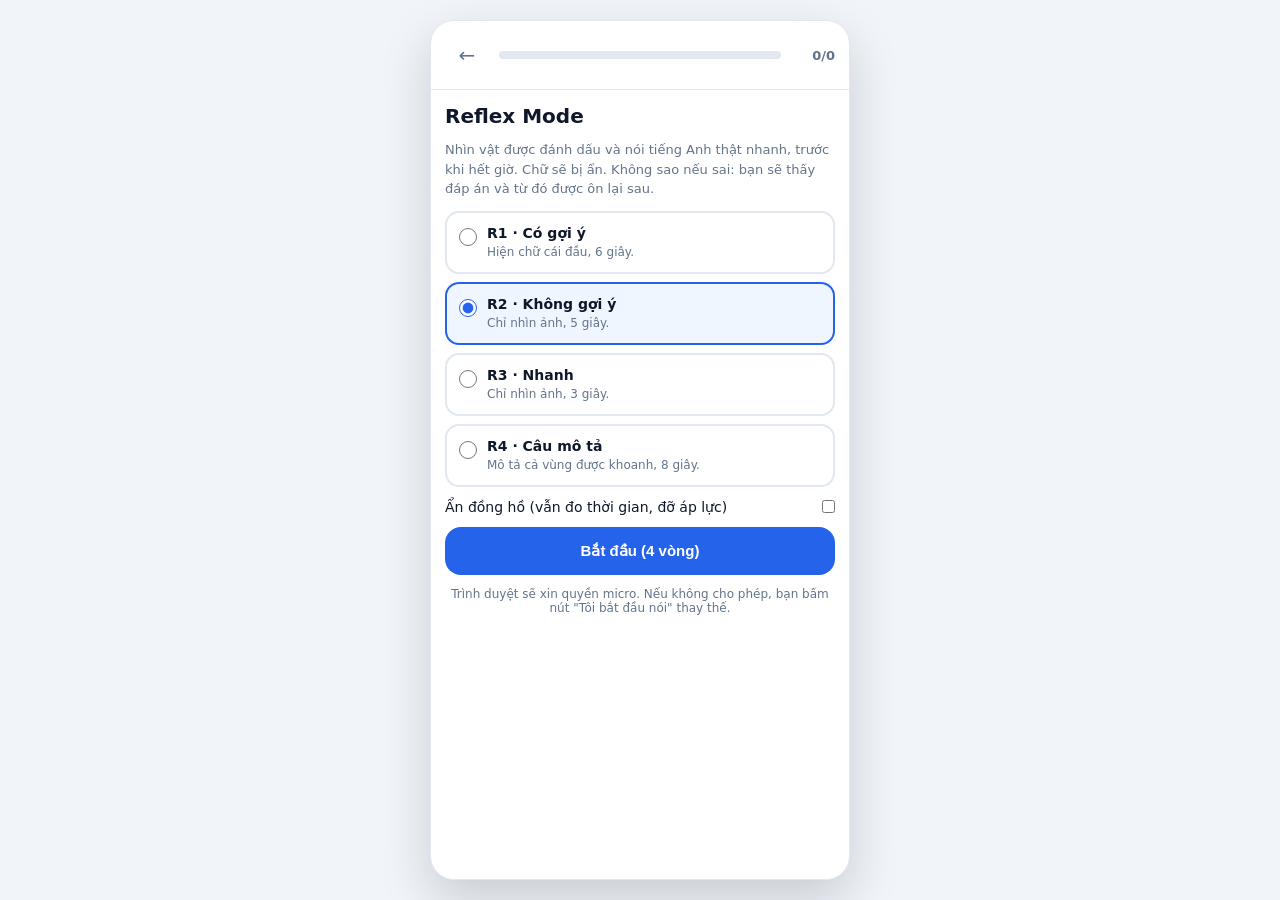
<file: docs/reflex_mode.html>
<!DOCTYPE html>
<html lang="vi">
<head>
<meta charset="UTF-8" />
<meta name="viewport" content="width=device-width, initial-scale=1.0" />
<title>ReflexEnglish - Reflex Mode</title>
<style>
  :root{--blue:#2563eb;--blue-d:#1d4ed8;--ink:#0f172a;--mut:#64748b;--line:#e2e8f0;--bg:#f1f5f9;--ok:#059669;--warn:#d97706;--bad:#e11d48}
  *{box-sizing:border-box;margin:0;padding:0}
  body{font-family:system-ui,-apple-system,"Segoe UI",Roboto,Arial,sans-serif;background:var(--bg);color:var(--ink);min-height:100vh;display:flex;align-items:center;justify-content:center}
  .app{width:100%;max-width:420px;height:100vh;background:#fff;display:flex;flex-direction:column;overflow:hidden;position:relative}
  @media(min-width:640px){.app{height:860px;border-radius:24px;box-shadow:0 20px 50px rgba(15,23,42,.18);border:1px solid var(--line)}}
  header{display:flex;align-items:center;gap:10px;padding:12px 14px;border-bottom:1px solid var(--line)}
  header a,header button{background:none;border:0;color:var(--mut);font-size:20px;cursor:pointer;min-width:44px;min-height:44px;display:flex;align-items:center;justify-content:center;text-decoration:none}
  .prog{flex:1;height:8px;background:var(--line);border-radius:99px;overflow:hidden}
  .prog i{display:block;height:100%;width:0;background:var(--blue);transition:width .4s}
  .cnt{font-size:13px;font-weight:700;color:var(--mut);min-width:44px;text-align:right}
  main{flex:1;overflow-y:auto;padding:14px;display:flex;flex-direction:column;gap:12px}
  h1{font-size:20px} h2{font-size:15px}
  .sub{font-size:13px;color:var(--mut);line-height:1.5}
  .lv{display:grid;gap:8px}
  .lv label{display:flex;gap:10px;align-items:flex-start;border:2px solid var(--line);border-radius:14px;padding:12px;cursor:pointer;min-height:56px}
  .lv input{margin-top:3px;accent-color:var(--blue);width:18px;height:18px}
  .lv label:has(input:checked){border-color:var(--blue);background:#eff6ff}
  .lv b{font-size:14px;display:block} .lv span{font-size:12px;color:var(--mut)}
  .row{display:flex;align-items:center;justify-content:space-between;gap:10px;font-size:14px}
  .btn{background:var(--blue);color:#fff;border:0;border-radius:16px;padding:14px;font-size:15px;font-weight:700;cursor:pointer;min-height:48px;width:100%}
  .btn:hover{background:var(--blue-d)} .btn.sec{background:#fff;color:var(--ink);border:1px solid var(--line)}
  .btn.sm{padding:10px;font-size:13px;min-height:44px;border-radius:12px}
  .scene{position:relative;width:100%;aspect-ratio:3/2;background:linear-gradient(135deg,#334155,#0f172a);border-radius:16px;overflow:hidden}
  .scene img{position:absolute;inset:0;width:100%;height:100%;object-fit:fill;display:block}
  .scene .cap{position:absolute;left:8px;bottom:8px;background:rgba(0,0,0,.6);color:#fff;font-size:12px;padding:3px 8px;border-radius:8px}
  .mk{position:absolute;width:44px;height:44px;transform:translate(-50%,-50%);display:flex;align-items:center;justify-content:center;pointer-events:none}
  .mk i{width:22px;height:22px;border-radius:50%;background:#fff;border:3px solid var(--blue);box-shadow:0 0 0 0 rgba(37,99,235,.7);animation:pr 1.4s infinite}
  .mk.region i{width:84px;height:56px;border-radius:14px;background:rgba(255,255,255,.12);border:3px dashed #fff;animation:none}
  @keyframes pr{70%{box-shadow:0 0 0 14px rgba(37,99,235,0)}100%{box-shadow:0 0 0 0 rgba(37,99,235,0)}}
  .timer{height:10px;background:var(--line);border-radius:99px;overflow:hidden}
  .timer i{display:block;height:100%;width:100%;background:var(--blue);transform-origin:left}
  .timer.hid{visibility:hidden}
  .prompt{text-align:center;display:flex;flex-direction:column;gap:6px;align-items:center}
  .prompt .q{font-size:16px;font-weight:700}
  .hint{font-family:ui-monospace,Consolas,monospace;font-size:22px;letter-spacing:4px;min-height:30px}
  .mic{display:flex;align-items:center;justify-content:center;gap:10px;font-size:14px;color:var(--mut);min-height:44px}
  .dot{width:12px;height:12px;border-radius:50%;background:#cbd5e1}
  .dot.on{background:var(--bad);animation:bl .8s infinite alternate}
  @keyframes bl{to{opacity:.25}}
  .card{border:1px solid var(--line);border-radius:16px;padding:14px;display:flex;flex-direction:column;gap:8px}
  .badge{display:inline-block;font-size:13px;font-weight:700;padding:4px 10px;border-radius:99px}
  .good{background:#d1fae5;color:#065f46}.slow{background:#fef3c7;color:#92400e}.miss{background:#ffe4e6;color:#9f1239}
  .word{font-size:22px;font-weight:800}
  .ipa{color:var(--mut);font-size:14px}
  .vi{font-size:14px;color:var(--mut)}
  .stat{display:grid;grid-template-columns:1fr 1fr;gap:8px}
  .stat div{background:var(--bg);border-radius:14px;padding:12px;text-align:center}
  .stat b{font-size:22px;display:block}.stat span{font-size:12px;color:var(--mut)}
  ul.weak{list-style:none;display:grid;gap:6px;font-size:14px}
  ul.weak li{display:flex;justify-content:space-between;border:1px solid var(--line);border-radius:12px;padding:10px 12px}
  .hidden{display:none!important}
  .note{font-size:12px;color:var(--mut);text-align:center}
  :focus-visible{outline:3px solid #93c5fd;outline-offset:2px}
</style>
</head>
<body>
<div class="app">
  <header>
    <a href="practice_screen.html" aria-label="Quay lại luyện tập">←</a>
    <div class="prog" aria-hidden="true"><i id="bar"></i></div>
    <div class="cnt" id="cnt">0/0</div>
  </header>
  <main id="main"></main>
</div>

<script>
/* ---- Dữ liệu mẫu (thực tế đọc từ card_labels / card_contents, KHÔNG gọi AI) ---- */
const SCENE = { img:'https://images.unsplash.com/photo-1501339847302-ac426a4a7cbb?auto=format&fit=crop&w=800&q=80', title:'Quán cà phê vỉa hè' };
const ITEMS = [
  { type:'word', word:'coffee cup', ipa:'/ˈkɒf.i kʌp/', vi:'tách cà phê', ok:['coffee cup','cup','mug','coffee'], x:.38, y:.64 },
  { type:'word', word:'motorcycle', ipa:'/ˈmoʊ.tərˌsaɪ.kəl/', vi:'xe máy', ok:['motorcycle','motorbike','bike','scooter'], x:.58, y:.38 },
  { type:'word', word:'pedestrian', ipa:'/pəˈdes.tri.ən/', vi:'người đi bộ', ok:['pedestrian','person','man','woman','walker'], x:.78, y:.56 },
  { type:'sentence', word:'Motorcycles are parked on the street.', ipa:'', vi:'Nhiều xe máy đang đỗ trên đường.', ok:['motorcycles are parked on the street'], x:.58, y:.4 },
];
const LEVELS = {
  1:{ name:'R1 · Có gợi ý', limit:6, hint:true,  desc:'Hiện chữ cái đầu, 6 giây.' },
  2:{ name:'R2 · Không gợi ý', limit:5, hint:false, desc:'Chỉ nhìn ảnh, 5 giây.' },
  3:{ name:'R3 · Nhanh', limit:3, hint:false, desc:'Chỉ nhìn ảnh, 3 giây.' },
  4:{ name:'R4 · Câu mô tả', limit:8, hint:false, desc:'Mô tả cả vùng được khoanh, 8 giây.' },
};
const SETTLE = { word:1800, sentence:4500 }; // thời gian chờ nói xong sau khi bắt đầu nói

/* ---- Trạng thái ---- */
const S = { level:2, hideTimer:false, queue:[], i:0, results:[], mic:null, vad:null, rec:null, t0:0, onset:null, raf:0, timeouts:[], transcript:'', done:false };
const $ = (id)=>document.getElementById(id);
const main = $('main');
function el(tag, props={}, ...kids){
  const e=document.createElement(tag);
  for(const [k,v] of Object.entries(props)){ if(k==='class')e.className=v; else if(k.startsWith('on'))e.addEventListener(k.slice(2),v); else e.setAttribute(k,v); }
  for(const k of kids) e.append(k.nodeType?k:document.createTextNode(k));
  return e;
}
function clear(){ main.replaceChildren(); }
function setProg(n,total){ $('bar').style.width=(total?n/total*100:0)+'%'; $('cnt').textContent=n+'/'+total; }
function speak(t){ try{ speechSynthesis.cancel(); const u=new SpeechSynthesisUtterance(t); u.lang='en-US'; u.rate=.9; speechSynthesis.speak(u);}catch(e){} }
function later(fn,ms){ const id=setTimeout(fn,ms); S.timeouts.push(id); return id; }
function clearTimers(){ S.timeouts.forEach(clearTimeout); S.timeouts=[]; cancelAnimationFrame(S.raf); }

/* ---- Màn bắt đầu ---- */
function startScreen(){
  clearTimers(); stopListening(); clear(); setProg(0,0);
  const group = el('div',{class:'lv',role:'radiogroup','aria-label':'Chọn cấp độ'});
  for(const [k,v] of Object.entries(LEVELS)){
    const inp = el('input',{type:'radio',name:'lv',value:k}); if(+k===S.level) inp.checked=true;
    inp.addEventListener('change',()=>S.level=+k);
    group.append(el('label',{}, inp, el('div',{}, el('b',{},v.name), el('span',{},v.desc))));
  }
  const chk = el('input',{type:'checkbox',id:'hide'}); chk.checked=S.hideTimer; chk.addEventListener('change',()=>S.hideTimer=chk.checked);
  main.append(
    el('h1',{},'Reflex Mode'),
    el('p',{class:'sub'},'Nhìn vật được đánh dấu và nói tiếng Anh thật nhanh, trước khi hết giờ. Chữ sẽ bị ẩn. Không sao nếu sai: bạn sẽ thấy đáp án và từ đó được ôn lại sau.'),
    group,
    el('label',{class:'row',for:'hide'}, el('span',{},'Ẩn đồng hồ (vẫn đo thời gian, đỡ áp lực)'), chk),
    el('button',{class:'btn',onclick:beginSession},'Bắt đầu (4 vòng)'),
    el('p',{class:'note',id:'micnote'},'Trình duyệt sẽ xin quyền micro. Nếu không cho phép, bạn bấm nút "Tôi bắt đầu nói" thay thế.')
  );
}

/* ---- Micro + VAD ---- */
async function initMic(){
  if(S.mic) return true;
  try{
    const stream = await navigator.mediaDevices.getUserMedia({audio:{echoCancellation:true,noiseSuppression:true}});
    const ctx = new (window.AudioContext||window.webkitAudioContext)();
    const src = ctx.createMediaStreamSource(stream); const an = ctx.createAnalyser(); an.fftSize=1024; src.connect(an);
    S.mic={stream,ctx,an}; return true;
  }catch(e){ return false; }
}
function startListening(onOnset){
  S.transcript=''; S.onset=null;
  const SR = window.SpeechRecognition||window.webkitSpeechRecognition;
  if(SR){ try{ const r=new SR(); r.lang='en-US'; r.interimResults=true; r.continuous=true;
    r.onresult=(ev)=>{ let t=''; for(const res of ev.results) t+=res[0].transcript+' '; S.transcript=t.trim(); };
    r.onerror=()=>{}; r.start(); S.rec=r; }catch(e){ S.rec=null; } }
  if(S.mic){
    const buf=new Float32Array(S.mic.an.fftSize); let noise=0.01, hot=0;
    const loop=()=>{
      S.mic.an.getFloatTimeDomainData(buf);
      let s=0; for(const v of buf) s+=v*v; const rms=Math.sqrt(s/buf.length);
      if(rms>Math.max(0.05,noise*4)) hot++; else { hot=0; noise=noise*.95+rms*.05; }
      if(hot>=2 && S.onset===null){ onOnset(performance.now()); return; }
      S.vad=requestAnimationFrame(loop);
    };
    S.vad=requestAnimationFrame(loop);
  }
}
function stopListening(){
  cancelAnimationFrame(S.vad);
  if(S.rec){ try{S.rec.stop();}catch(e){} S.rec=null; }
}

/* ---- Phiên ---- */
async function beginSession(){
  const ok = await initMic();
  S.hasMic = ok;
  S.queue = S.level===4 ? ITEMS.filter(x=>x.type==='sentence') : ITEMS.filter(x=>x.type==='word');
  S.i=0; S.results=[];
  roundScreen();
}
function hintText(w){ return w.split(' ').map(p=>p[0]+' '+'_ '.repeat(p.length-1).trim()).join('   '); }

function roundScreen(){
  clearTimers(); stopListening(); S.done=false; clear();
  const item=S.queue[S.i], L=LEVELS[S.level];
  setProg(S.i,S.queue.length);

  const img = el('img',{src:SCENE.img,alt:'Ảnh '+SCENE.title});
  const scene = el('div',{class:'scene'}, img, el('span',{class:'cap'},SCENE.title));
  img.addEventListener('load',()=>{ scene.style.aspectRatio=img.naturalWidth+'/'+img.naturalHeight; }); // marker khớp đúng ảnh gốc
  img.addEventListener('error',()=>img.remove());
  scene.append(el('div',{class:'mk'+(item.type==='sentence'?' region':''),style:`left:${item.x*100}%;top:${item.y*100}%`}, el('i')));

  const timerFill = el('i'); const timer = el('div',{class:'timer'+(S.hideTimer?' hid':'')}, timerFill);
  const hint = el('div',{class:'hint','aria-live':'polite'}, L.hint ? hintText(item.word) : '');
  const micDot = el('span',{class:'dot on'}); const micTxt = el('span',{},'Đang nghe…');
  const mic = el('div',{class:'mic'}, micDot, micTxt);
  const prompt = el('div',{class:'prompt'}, el('div',{class:'q'}, item.type==='sentence'?'Mô tả vùng được khoanh bằng một câu':'Đây là gì? Nói bằng tiếng Anh'), hint);
  main.append(scene, timer, prompt, mic);

  if(!S.hasMic){
    mic.replaceChildren(el('button',{class:'btn sm',onclick:()=>onset(performance.now())},'Tôi bắt đầu nói'));
  }
  S.t0=performance.now();
  const dur=L.limit*1000;
  const tick=()=>{ const f=Math.max(0,1-(performance.now()-S.t0)/dur); timerFill.style.transform=`scaleX(${f})`; timerFill.style.background=f<.34?'#e11d48':f<.67?'#d97706':'#2563eb'; if(f>0&&S.onset===null) S.raf=requestAnimationFrame(tick); };
  S.raf=requestAnimationFrame(tick);
  startListening(onset);
  later(()=>{ if(S.onset===null) finish(item,null); }, dur);

  function onset(t){
    if(S.onset!==null||S.done) return;
    S.onset=Math.round(t-S.t0);
    micTxt.textContent='Đã ghi nhận, nói tiếp đi…';
    later(()=>finish(item,S.onset), SETTLE[item.type]);
  }
}

/* ---- Chấm điểm ---- */
function norm(s){ return s.toLowerCase().replace(/[^a-z\s]/g,' ').replace(/\s+/g,' ').trim(); }
function accuracyOf(item, text){
  const t=norm(text); if(!t) return null;
  if(item.type==='word') return item.ok.some(a=>t.includes(norm(a))) ? 100 : 0;
  const target=norm(item.word).split(' ').filter(w=>w.length>2); const have=new Set(t.split(' '));
  return Math.round(target.filter(w=>have.has(w)).length/target.length*100);
}
function speedOf(ms, limitS){ const lo=1000, hi=limitS*1000; if(ms<=lo) return 100; if(ms>=hi) return 0; return Math.round((1-(ms-lo)/(hi-lo))*100); }

function finish(item, ms){
  if(S.done) return; S.done=true;
  const text=S.transcript; stopListening(); clearTimers();
  const L=LEVELS[S.level];
  if(ms===null){ record(item,{ms:null,acc:0,score:0,verdict:'miss'}); return reveal(item,{ms,acc:0,verdict:'miss',timeout:true}); }
  const acc=accuracyOf(item,text);
  if(acc===null){ return selfCheck(item,ms); }          // không có STT: học sinh tự xác nhận
  conclude(item,ms,acc);
}
function conclude(item,ms,acc){
  const L=LEVELS[S.level]; const sp=speedOf(ms,L.limit);
  const score=Math.round(acc*.6+sp*.4);
  const verdict = acc>=70 ? (ms<=2000?'good':'slow') : 'miss';
  record(item,{ms,acc,score,verdict}); reveal(item,{ms,acc,score,verdict});
}
function selfCheck(item,ms){
  clear(); setProg(S.i,S.queue.length);
  main.append(
    el('div',{class:'card'}, el('h2',{},'Bạn đã nói đúng chưa?'), el('p',{class:'sub'},'Thiết bị này chưa nhận dạng giọng nói được, nên bạn tự chọn nhé. (Bản thật dùng STT để chấm tự động.)'),
      el('div',{class:'word'},item.word), item.ipa?el('div',{class:'ipa'},item.ipa):''),
    el('button',{class:'btn',onclick:()=>conclude(item,ms,100)},'Tôi nói đúng'),
    el('button',{class:'btn sec',onclick:()=>conclude(item,ms,0)},'Tôi nói chưa đúng')
  );
  speak(item.word);
}
function record(item,r){ S.results.push({item,...r}); }

/* ---- Hiện đáp án ---- */
function reveal(item,r){
  clear(); setProg(S.i+1,S.queue.length);
  const label={good:['Phản xạ tốt','good'],slow:['Đúng, nhưng hơi chậm','slow'],miss:[r.timeout?'Hết giờ, không sao cả':'Chưa đúng, thử lại sau nhé','miss']}[r.verdict];
  const viBox = el('div',{class:'vi hidden'}, item.vi);
  const card = el('div',{class:'card'},
    el('span',{class:'badge '+label[1]},label[0]),
    el('div',{class:'word'},item.word), item.ipa?el('div',{class:'ipa'},item.ipa):'',
    viBox,
    el('div',{class:'row'},
      el('button',{class:'btn sec sm',onclick:()=>speak(item.word)},'🔊 Nghe mẫu'),
      el('button',{class:'btn sec sm',onclick:(e)=>{viBox.classList.toggle('hidden'); e.currentTarget.textContent=viBox.classList.contains('hidden')?'Xem nghĩa':'Ẩn nghĩa';}},'Xem nghĩa')),
  );
  const stat = el('div',{class:'stat'},
    el('div',{}, el('b',{}, r.ms==null?'—':(r.ms/1000).toFixed(1)+'s'), el('span',{},'Thời gian bắt đầu nói')),
    el('div',{}, el('b',{}, r.score==null?'0':String(r.score)), el('span',{},'Điểm phản xạ'))
  );
  const last = S.i+1>=S.queue.length;
  main.append(card, stat, el('button',{class:'btn',onclick:()=>{ if(last) summary(); else {S.i++; roundScreen();} }}, last?'Xem tổng kết':'Vòng tiếp theo'));
  speak(item.word);
}

/* ---- Tổng kết ---- */
function summary(){
  clearTimers(); stopListening(); clear(); setProg(S.queue.length,S.queue.length);
  const timed=S.results.filter(r=>r.ms!=null);
  const avgMs=timed.length?Math.round(timed.reduce((a,r)=>a+r.ms,0)/timed.length):null;
  const avgScore=Math.round(S.results.reduce((a,r)=>a+(r.score||0),0)/S.results.length);
  const weak=S.results.filter(r=>r.verdict!=='good');
  const list=el('ul',{class:'weak'});
  weak.forEach(r=>list.append(el('li',{}, el('span',{},r.item.word), el('span',{class:'sub'}, r.verdict==='slow'?'cần nhanh hơn':'cần ôn lại'))));
  main.append(
    el('h1',{},'Tổng kết phiên'),
    el('div',{class:'stat'},
      el('div',{}, el('b',{}, avgMs==null?'—':(avgMs/1000).toFixed(1)+'s'), el('span',{},'Thời gian phản hồi TB')),
      el('div',{}, el('b',{}, String(avgScore)), el('span',{},'Điểm phản xạ TB'))),
    weak.length?el('div',{class:'card'}, el('h2',{},'Sẽ đưa vào lịch ôn tập'), list):el('div',{class:'card'}, el('h2',{},'Tuyệt vời! Cả phiên đều phản xạ tốt.')),
    el('p',{class:'note'},'Bản thật: kết quả ghi vào attempts và review_state (SM-2) cho từng từ.'),
    el('button',{class:'btn',onclick:startScreen},'Luyện lại'),
    el('a',{class:'btn sec',href:'library_review.html',style:'text-align:center;text-decoration:none'},'Về Thư viện')
  );
}
startScreen();
</script>
</body>
</html>
</file>
